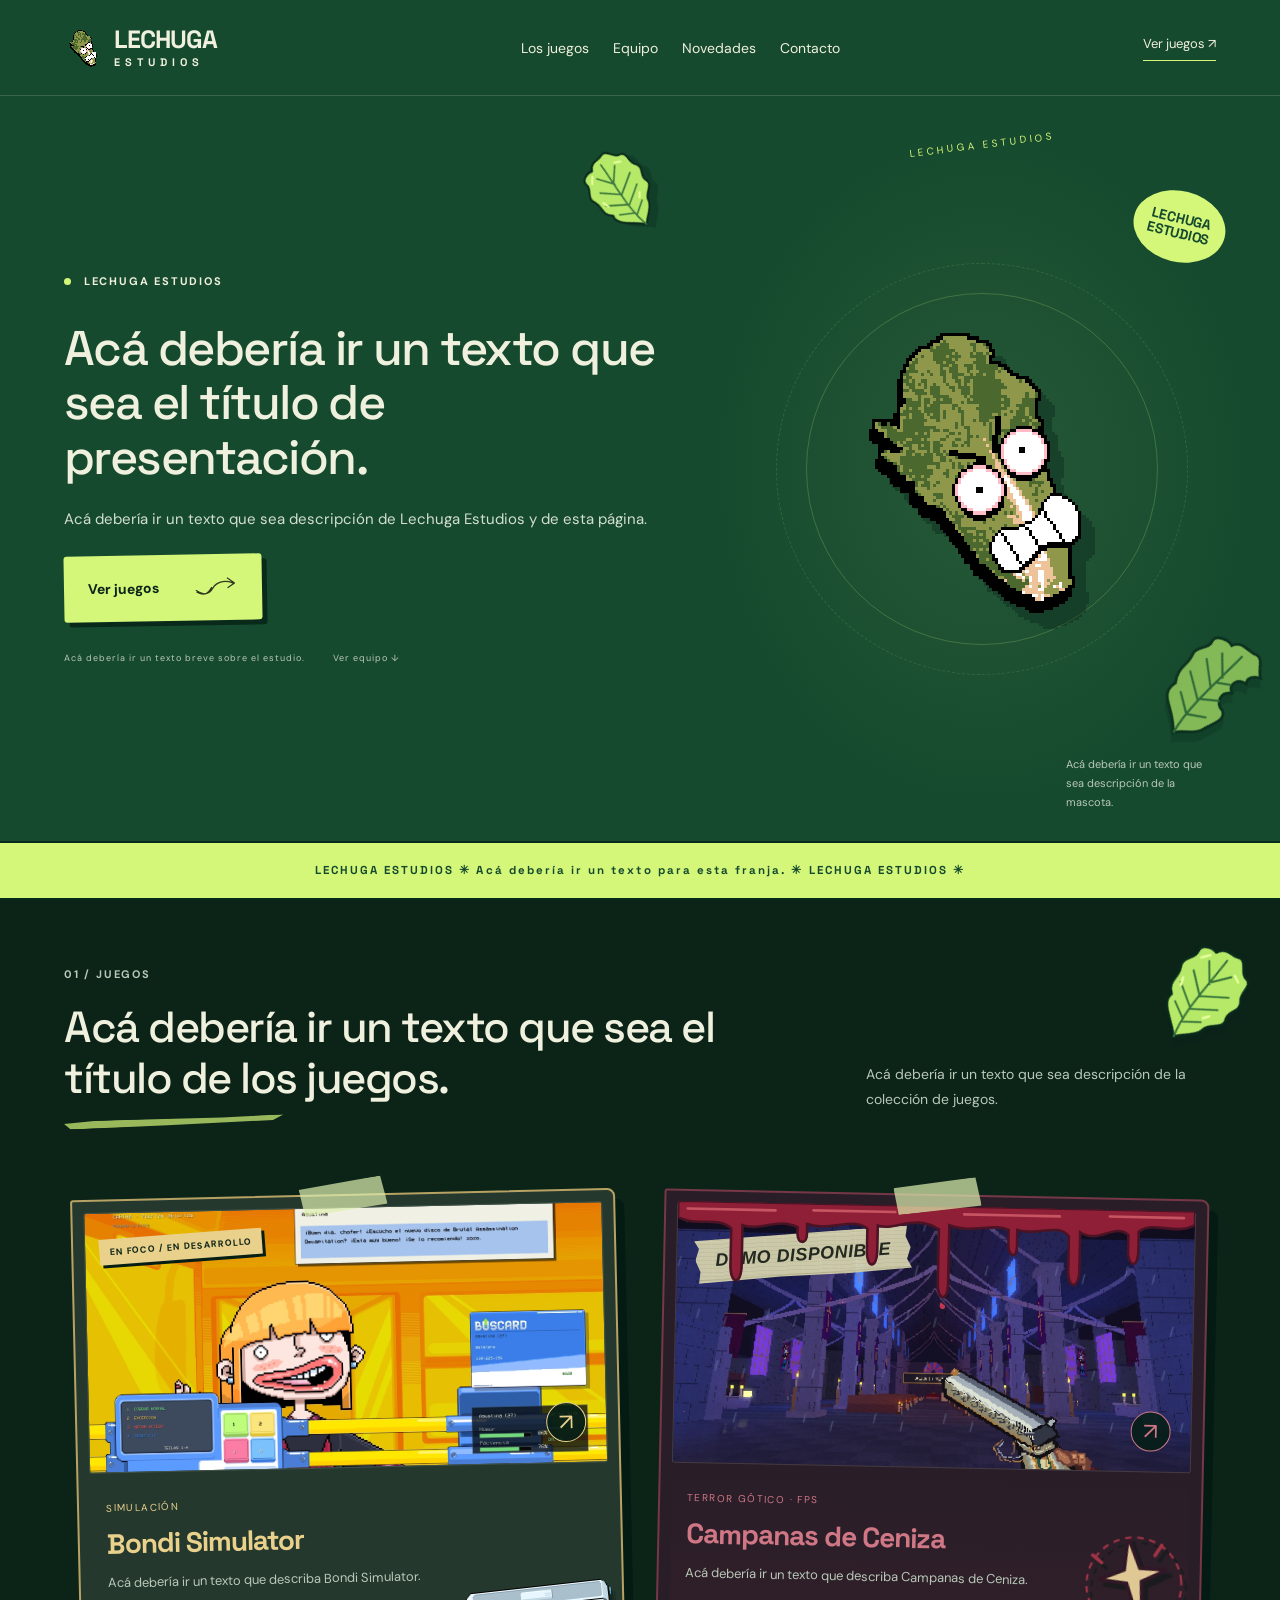
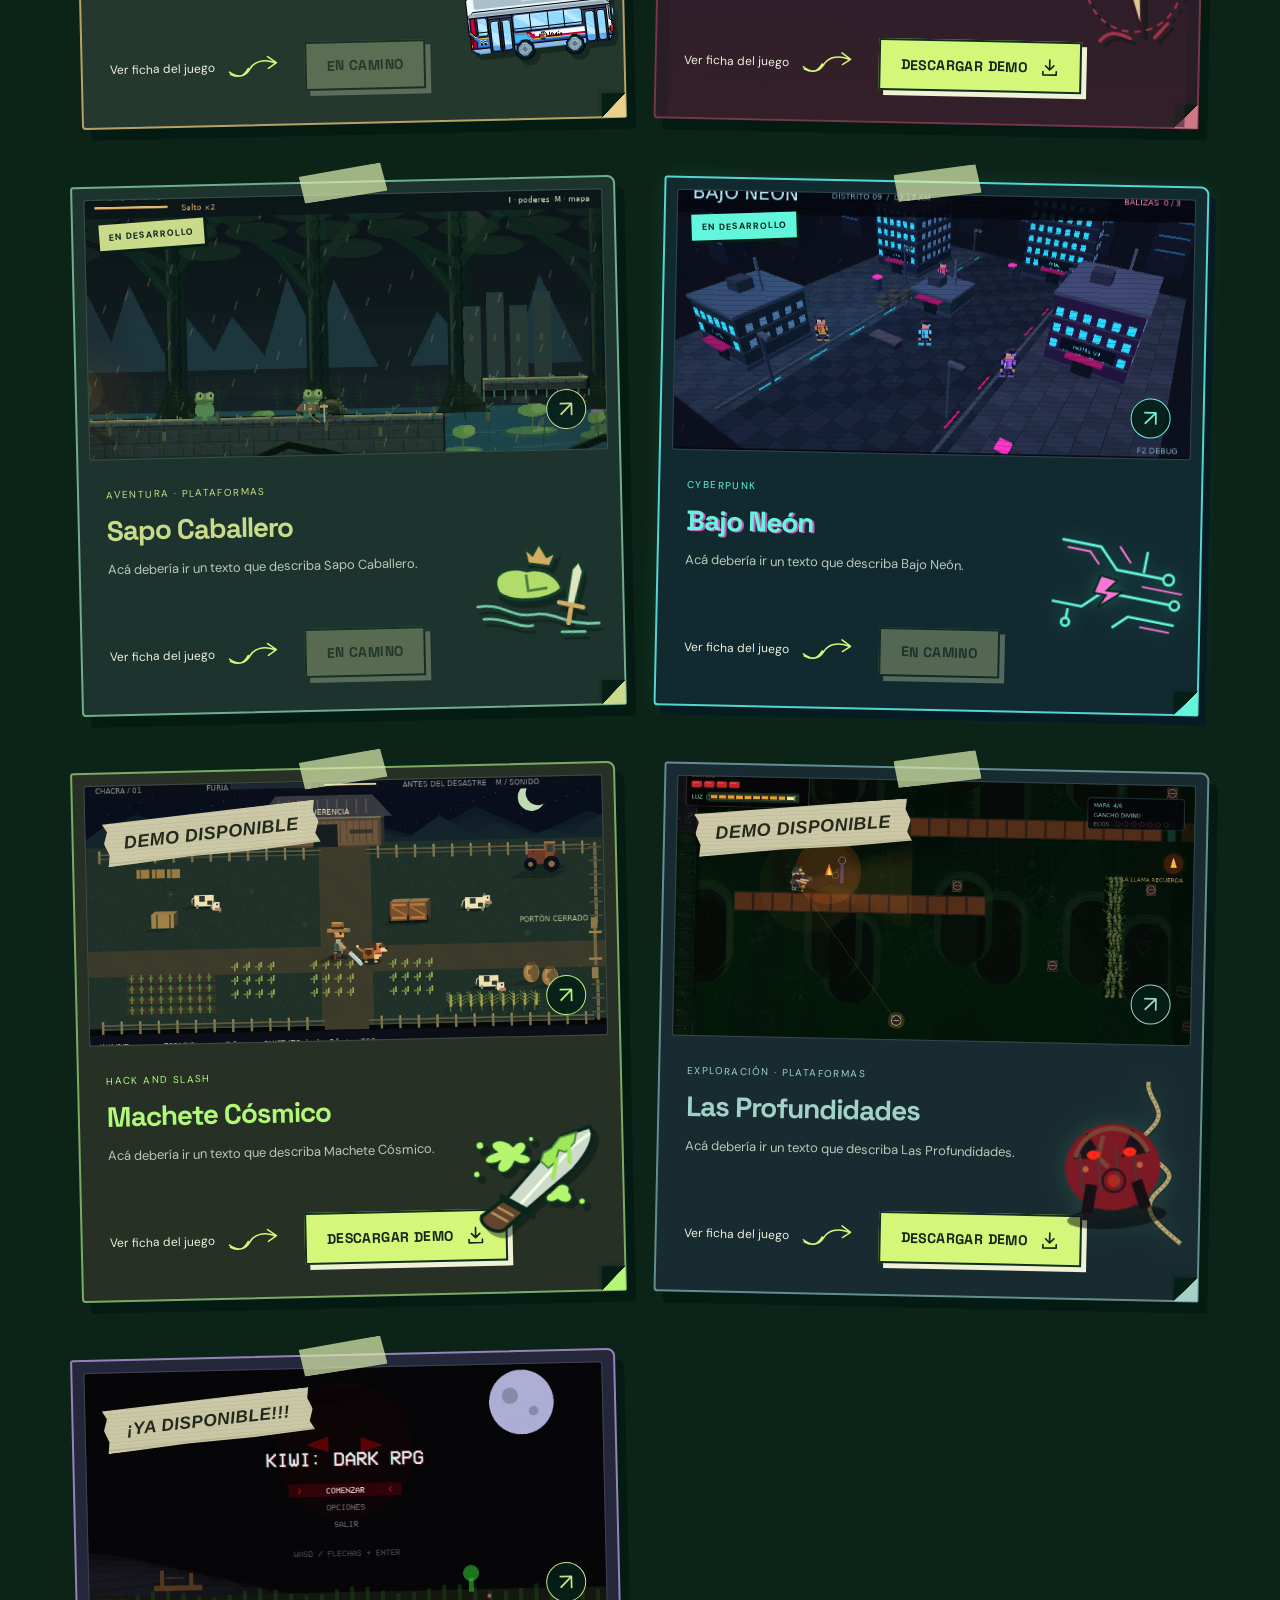
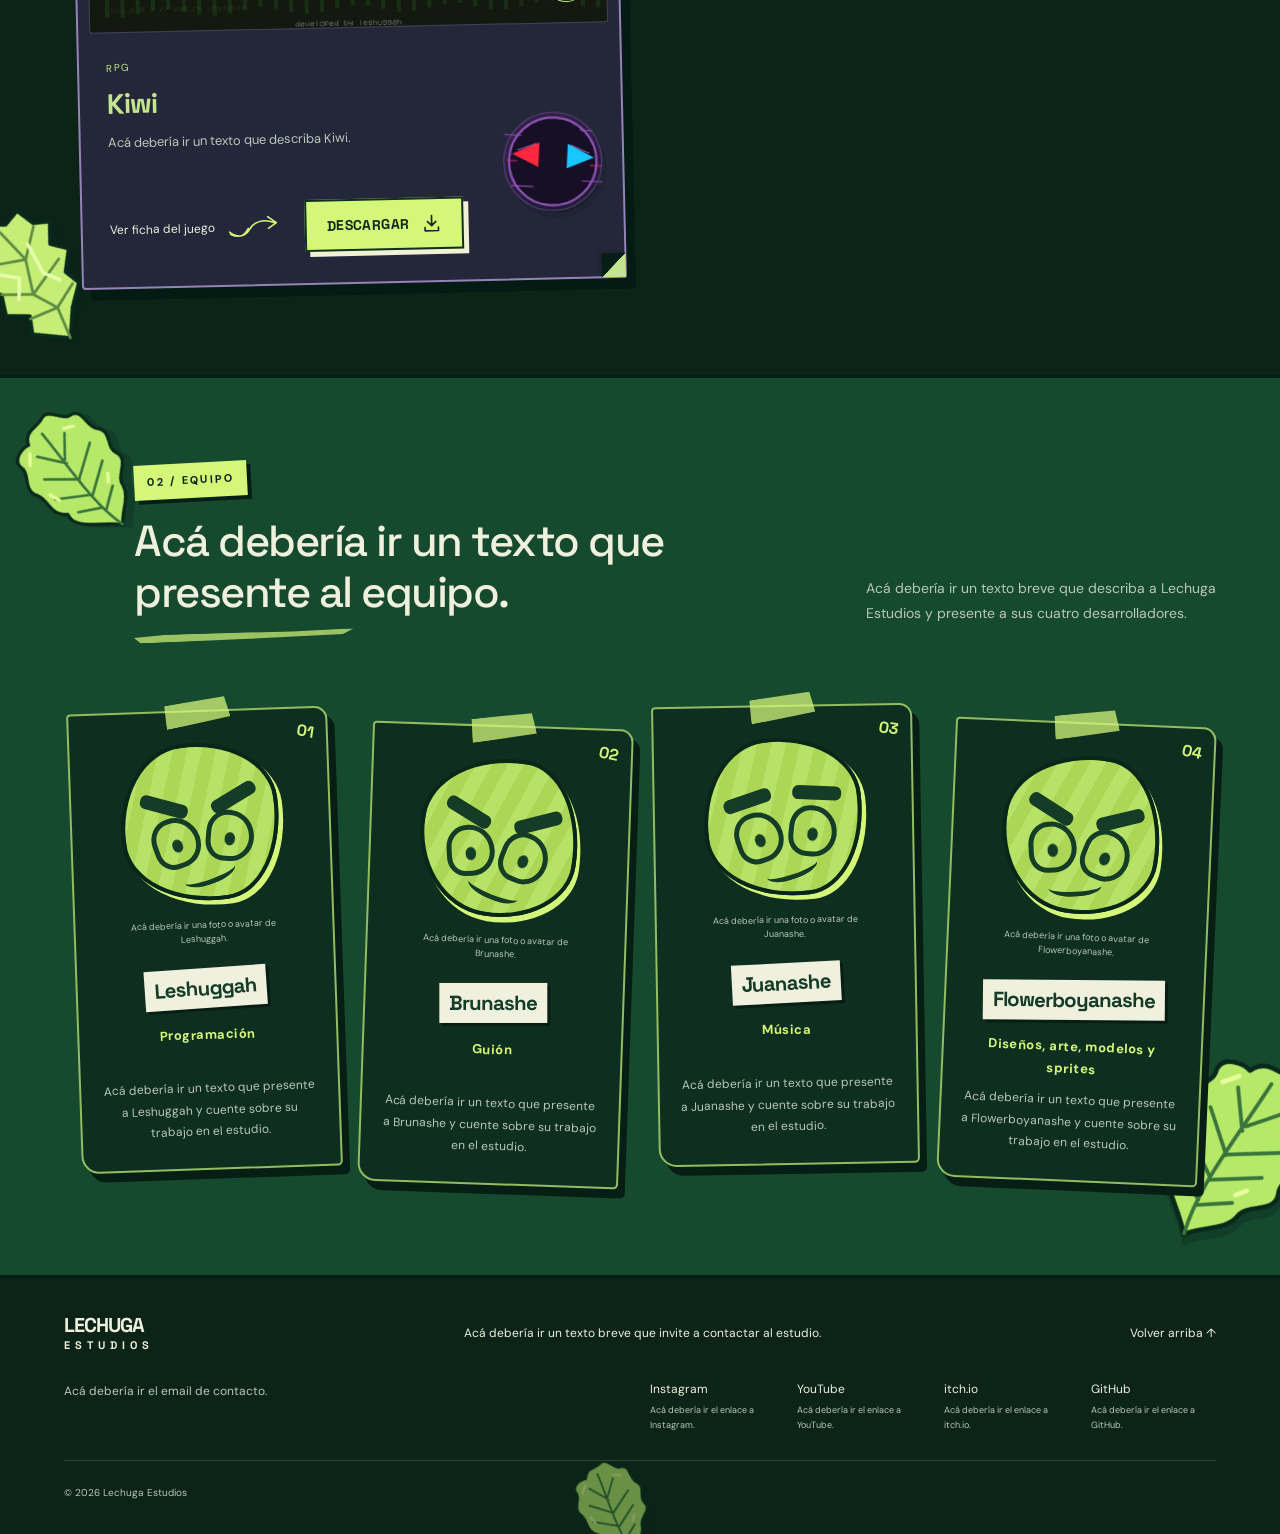
<file: index.html>
<!doctype html>
<html lang="es"><head><meta charset="utf-8"><meta name="viewport" content="width=device-width,initial-scale=1"><meta name="theme-color" content="#164a2e"><meta name="description" content="Acá debería ir un texto que sea descripción de la página de Lechuga Estudios."><title>Lechuga Estudios</title><link rel="icon" href="assets/mascota-pixel.png"><link rel="stylesheet" href="style.css"><link rel="stylesheet" href="responsive.css"><link rel="stylesheet" href="rebel.css"><link rel="stylesheet" href="posters.css?v=20261021-descargas-temas"><link rel="stylesheet" href="hover-preview.css"><link rel="stylesheet" href="download-punk.css?v=20261021-descargas-temas"><link rel="stylesheet" href="explore-extras.css?v=20261021-vampiro-original"><link rel="stylesheet" href="mascot-preview.css?v=20261021-pixel"></head>
<body><header><a class="brand" href="#inicio"><img src="assets/mascota-pixel.png" alt="Mascota de Lechuga Estudios"><span>LECHUGA<small>ESTUDIOS</small></span></a><nav aria-label="Navegación principal"><a href="#juegos">Los juegos</a><a href="#equipo">Equipo</a><a href="novedades.html">Novedades</a><a href="#contacto">Contacto</a></nav><a class="nav-cta" href="#juegos">Ver juegos ↗</a></header>
<main><section id="inicio" class="hero leaf-scene"><img class="lettuce-leaf leaf-hero-one" src="assets/hojita.svg" alt="" aria-hidden="true"><img class="lettuce-leaf leaf-hero-two" src="assets/hojita-mordida.svg" alt="" aria-hidden="true"><div class="hero-copy"><p class="eyebrow"><span class="dot"></span> LECHUGA ESTUDIOS</p><h1>Acá debería ir un texto que sea el título de presentación.</h1><p class="intro">Acá debería ir un texto que sea descripción de Lechuga Estudios y de esta página.</p><a class="button" href="#juegos">Ver juegos <img class="scribble-arrow" src="assets/flecha-garabato.svg" alt="" aria-hidden="true"></a><div class="hero-foot"><span>Acá debería ir un texto breve sobre el estudio.</span><a href="#equipo">Ver equipo ↓</a></div></div><div class="hero-art mascot-play"><div class="orbit-text">LECHUGA ESTUDIOS</div><img class="mascot" src="assets/mascota-pixel.png" alt="La lechuga con cara traviesa que identifica al estudio"><span class="sticker">LECHUGA<br>ESTUDIOS</span><span class="art-caption">Acá debería ir un texto que sea descripción de la mascota.</span></div></section>
<div class="ticker" aria-hidden="true"><span>LECHUGA ESTUDIOS ✳ Acá debería ir un texto para esta franja. ✳ LECHUGA ESTUDIOS ✳</span></div>
<section id="juegos" class="section leaf-scene"><img class="lettuce-leaf leaf-games-one" src="assets/hojita.svg" alt="" aria-hidden="true"><img class="lettuce-leaf leaf-games-two" src="assets/hojita-arrugada.svg" alt="" aria-hidden="true"><div class="section-heading"><div><p class="eyebrow">01 / JUEGOS</p><h2>Acá debería ir un texto que sea el título de los juegos.</h2></div><p>Acá debería ir un texto que sea descripción de la colección de juegos.</p></div><div id="game-grid" class="game-grid"></div></section>




<section id="equipo" class="section team-section leaf-scene" aria-labelledby="team-title"><img class="lettuce-leaf leaf-team-one" src="assets/hojita.svg" alt="" aria-hidden="true"><img class="lettuce-leaf leaf-team-two" src="assets/hojita.svg" alt="" aria-hidden="true">
<div class="section-heading"><div><p class="eyebrow">02 / EQUIPO</p><h2 id="team-title">Acá debería ir un texto que presente al equipo.</h2></div><p>Acá debería ir un texto breve que describa a Lechuga Estudios y presente a sus cuatro desarrolladores.</p></div>
<div class="team-grid"><article class="team-member">
  <span class="team-number" aria-hidden="true">01</span><div class="team-avatar" role="img" aria-label="Espacio para la foto o avatar de Leshuggah"><span class="avatar-doodle" aria-hidden="true"><i class="doodle-brow"></i><i class="doodle-brow second"></i><i class="doodle-mouth"></i></span></div>
  <p class="team-photo-note">Acá debería ir una foto o avatar de Leshuggah.</p>
  <h3>Leshuggah</h3>
  <p class="team-role">Programación</p>
  <p class="team-bio">Acá debería ir un texto que presente a Leshuggah y cuente sobre su trabajo en el estudio.</p>
</article>
<article class="team-member">
  <span class="team-number" aria-hidden="true">02</span><div class="team-avatar" role="img" aria-label="Espacio para la foto o avatar de Brunashe"><span class="avatar-doodle" aria-hidden="true"><i class="doodle-brow"></i><i class="doodle-brow second"></i><i class="doodle-mouth"></i></span></div>
  <p class="team-photo-note">Acá debería ir una foto o avatar de Brunashe.</p>
  <h3>Brunashe</h3>
  <p class="team-role">Guión</p>
  <p class="team-bio">Acá debería ir un texto que presente a Brunashe y cuente sobre su trabajo en el estudio.</p>
</article>
<article class="team-member">
  <span class="team-number" aria-hidden="true">03</span><div class="team-avatar" role="img" aria-label="Espacio para la foto o avatar de Juanashe"><span class="avatar-doodle" aria-hidden="true"><i class="doodle-brow"></i><i class="doodle-brow second"></i><i class="doodle-mouth"></i></span></div>
  <p class="team-photo-note">Acá debería ir una foto o avatar de Juanashe.</p>
  <h3>Juanashe</h3>
  <p class="team-role">Música</p>
  <p class="team-bio">Acá debería ir un texto que presente a Juanashe y cuente sobre su trabajo en el estudio.</p>
</article>
<article class="team-member">
  <span class="team-number" aria-hidden="true">04</span><div class="team-avatar" role="img" aria-label="Espacio para la foto o avatar de Flowerboyanashe"><span class="avatar-doodle" aria-hidden="true"><i class="doodle-brow"></i><i class="doodle-brow second"></i><i class="doodle-mouth"></i></span></div>
  <p class="team-photo-note">Acá debería ir una foto o avatar de Flowerboyanashe.</p>
  <h3>Flowerboyanashe</h3>
  <p class="team-role">Diseños, arte, modelos y sprites</p>
  <p class="team-bio">Acá debería ir un texto que presente a Flowerboyanashe y cuente sobre su trabajo en el estudio.</p>
</article></div>
</section></main>
<footer id="contacto" class="compact-footer leaf-scene"><img class="lettuce-leaf leaf-footer" src="assets/hojita.svg" alt="" aria-hidden="true"><div class="footer-top"><a class="brand" href="#inicio">LECHUGA<small>ESTUDIOS</small></a><p>Acá debería ir un texto breve que invite a contactar al estudio.</p><a href="#inicio">Volver arriba ↑</a></div><div class="footer-contact"><div id="email-slot"></div><div id="socials" class="footer-socials"></div></div><small>© <span id="year"></span> Lechuga Estudios</small></footer>
<script src="games.js?v=20261021-campanas-release"></script><script src="content.js"></script><script src="app.js?v=20261021-descargas-temas"></script><script src="hover-preview.js"></script><script src="download-punk.js?v=20261021-demo-labels"></script></body></html>
</file>
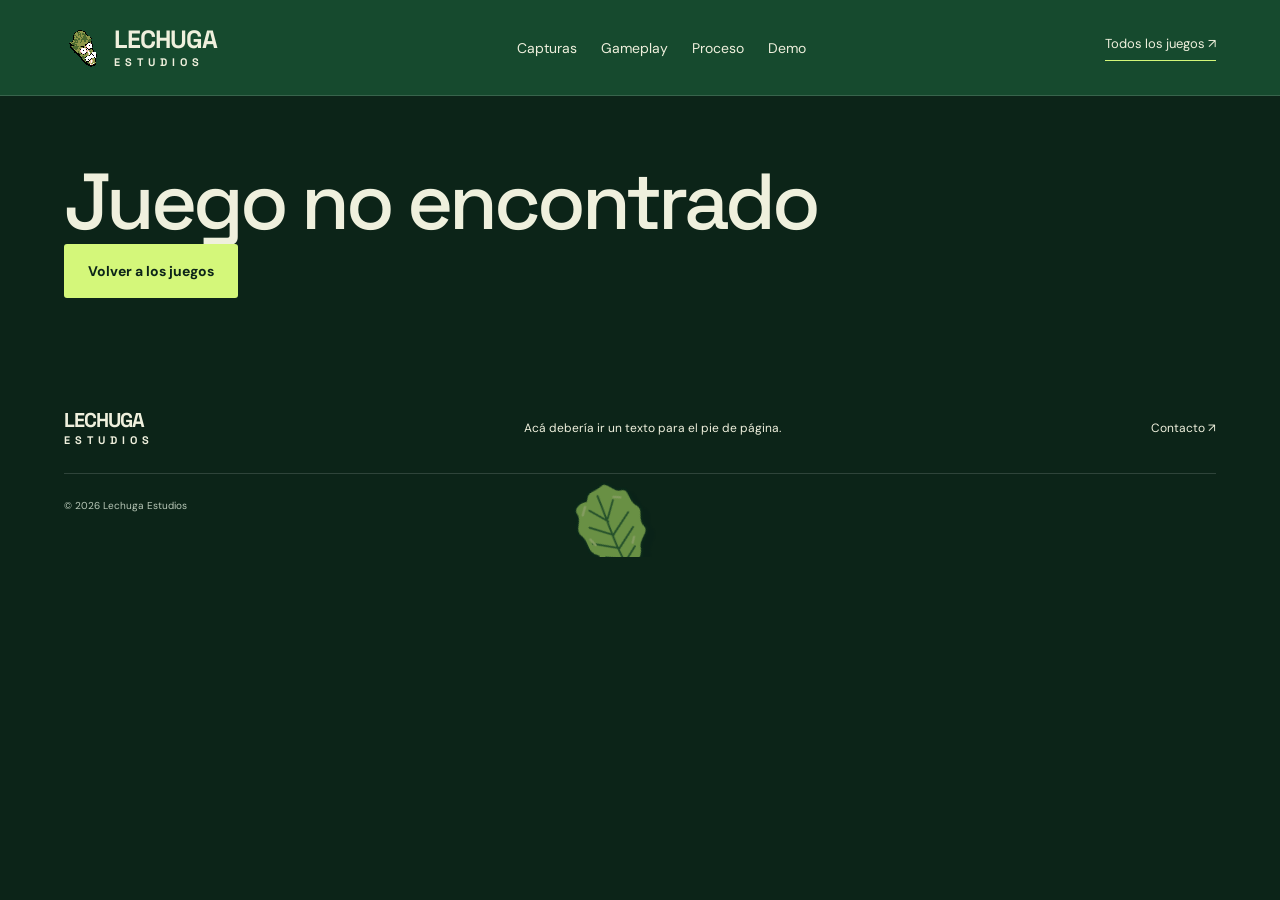
<file: game.html>
<!doctype html><html lang="es"><head><meta charset="utf-8"><meta name="viewport" content="width=device-width,initial-scale=1"><meta name="theme-color" content="#164a2e"><title>Juego — Lechuga Estudios</title><link rel="icon" href="assets/mascota-pixel.png"><link rel="stylesheet" href="style.css"><link rel="stylesheet" href="responsive.css"><link rel="stylesheet" href="rebel.css"><link rel="stylesheet" href="posters.css?v=20261021-descargas-temas"><link rel="stylesheet" href="game-themes.css"><link rel="stylesheet" href="gameplay.css"><link rel="stylesheet" href="download-punk.css?v=20261021-descargas-temas"><link rel="stylesheet" href="explore-extras.css?v=20261021-vampiro-original"><link rel="stylesheet" href="mascot-preview.css?v=20261021-pixel"></head><body>
<header><a class="brand" href="index.html"><img src="assets/mascota-pixel.png" alt="Mascota de Lechuga Estudios"><span>LECHUGA<small>ESTUDIOS</small></span></a><nav aria-label="Navegación del juego"><a href="#capturas">Capturas</a><a href="#gameplay">Gameplay</a><a href="#proceso">Proceso</a><a href="#demo">Demo</a></nav><a class="nav-cta" href="index.html#juegos">Todos los juegos ↗</a></header>
<main id="game-main"><section class="game-hero section"><a class="back-link" href="index.html#juegos">← Volver a los juegos</a><p class="eyebrow">LECHUGA ESTUDIOS / <span id="game-genre"></span></p><h1 id="game-title"></h1><p id="game-description" class="intro"></p><a class="button" href="#capturas">Ver capturas ↓</a><img id="game-cover" class="detail-cover" alt=""></section>
<section class="section game-about"><div><p class="eyebrow">01 / EL JUEGO</p><h2>Acá debería ir un texto que presente este juego.</h2><p id="game-details"></p></div><aside class="status-panel"><span class="genre">ESTADO DEL PROYECTO</span><p id="game-status"></p><span class="genre">GÉNERO</span><p id="genre-detail"></p><span class="genre">LECHUGA ESTUDIOS</span></aside></section>
<section id="capturas" class="section gallery-section"><div class="section-heading"><div><p class="eyebrow">02 / CAPTURAS</p><h2>Acá debería ir un texto que presente las capturas del juego.</h2></div><p>Acá debería ir un texto que describa lo que se ve en estas capturas.</p></div><div id="detail-shots" class="shots"></div></section>
<section id="gameplay" class="section"><div class="section-heading"><div><p class="eyebrow">03 / GAMEPLAY</p><h2>Acá debería ir un texto que presente el gameplay.</h2></div><p>Acá debería ir un texto que describa el video y lo que muestra del juego.</p></div><div id="game-video"></div></section>
<section id="proceso" class="section process-section"><div class="section-heading"><div><p class="eyebrow">04 / PROCESO</p><h2>Acá debería ir un texto que presente los bocetos y personajes de este juego.</h2></div><p>Acá debería ir un texto que describa el proceso creativo de este juego.</p></div><div id="process-grid" class="process-grid"></div><div class="sketch-placeholder"><span>✳</span><p>Acá debería ir un boceto acompañado de un texto que cuente cómo se creó.</p></div></section><section id="demo" class="section demo-section"><div><p class="eyebrow">05 / DEMO</p><h2>Acá debería ir un texto que invite a probar la demo.</h2><p>Acá debería ir un texto que explique qué incluye la demo, sus controles y sus requisitos.</p></div><div class="demo-panel"><div id="demo-link"></div><p>Acá debería ir un texto que indique la versión y la plataforma de la demo.</p></div></section>
<section class="section"><div class="section-heading"><div><p class="eyebrow">06 / OTROS JUEGOS</p><h2>Acá debería ir un texto que presente otros juegos del estudio.</h2></div></div><div id="other-games" class="other-games"></div></section></main>
<footer class="leaf-scene"><img class="lettuce-leaf leaf-footer" src="assets/hojita.svg" alt="" aria-hidden="true"><a class="brand" href="index.html">LECHUGA<small>ESTUDIOS</small></a><p>Acá debería ir un texto para el pie de página.</p><a href="index.html#contacto">Contacto ↗</a><small>© <span id="year"></span> Lechuga Estudios</small></footer>
<dialog id="viewer" aria-label="Visor de capturas"><div class="viewer-top"><div><p id="viewer-game"></p><h3 id="viewer-title"></h3></div><button id="close" aria-label="Cerrar galería">✕</button></div><div class="viewer-image"><button id="prev" aria-label="Captura anterior">←</button><img id="large" alt=""><button id="next" aria-label="Captura siguiente">→</button></div><div class="viewer-bottom"><span id="position"></span><span>← → para recorrer · Esc para cerrar</span></div></dialog><script src="games.js?v=20261021-campanas-release"></script><script src="content.js"></script><script src="game.js?v=20261021-descargas-temas"></script><script src="download-punk.js?v=20261021-demo-labels"></script><script src="explore-extras.js?v=20261021-vampiro-original"></script></body></html>
</file>
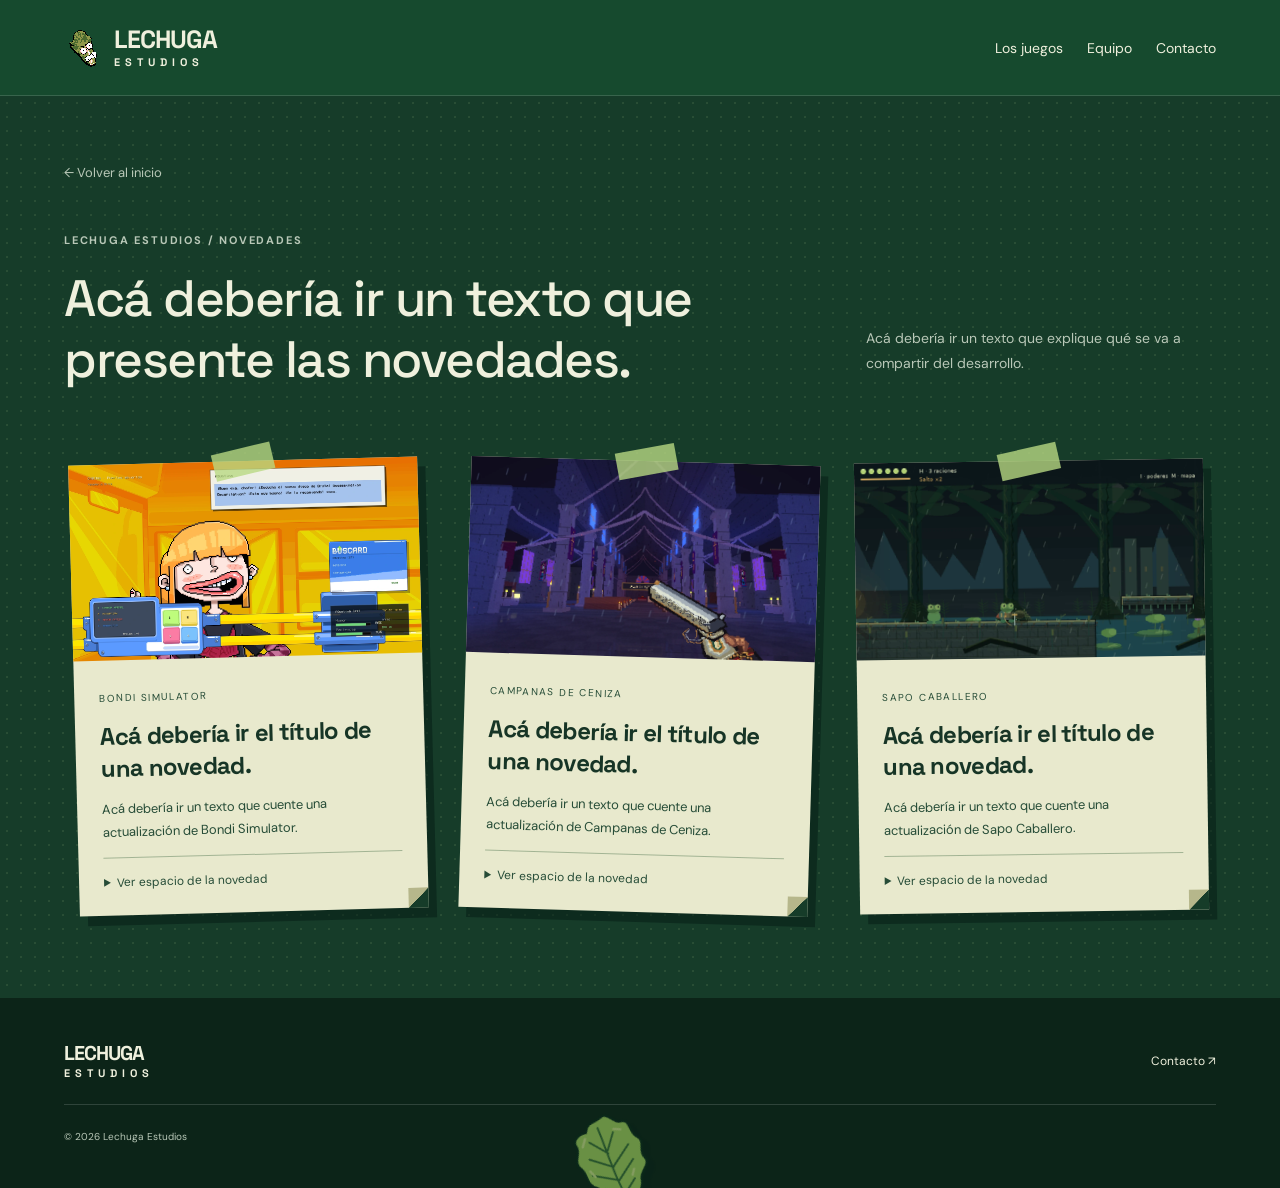
<file: novedades.html>
<!doctype html><html lang="es"><head><meta charset="utf-8"><meta name="viewport" content="width=device-width,initial-scale=1"><meta name="theme-color" content="#164a2e"><title>Novedades — Lechuga Estudios</title><link rel="icon" href="assets/mascota-pixel.png"><link rel="stylesheet" href="style.css"><link rel="stylesheet" href="responsive.css"><link rel="stylesheet" href="rebel.css"><link rel="stylesheet" href="posters.css"><link rel="stylesheet" href="mascot-preview.css?v=20261021-pixel"></head><body><header><a class="brand" href="index.html"><img src="assets/mascota-pixel.png" alt="Mascota de Lechuga Estudios"><span>LECHUGA<small>ESTUDIOS</small></span></a><nav aria-label="Navegación principal"><a href="index.html#juegos">Los juegos</a><a href="index.html#equipo">Equipo</a><a href="index.html#contacto">Contacto</a></nav></header><main><section class="section news-section noticeboard"><a class="back-link" href="index.html">← Volver al inicio</a><div class="section-heading"><div><p class="eyebrow">LECHUGA ESTUDIOS / NOVEDADES</p><h1>Acá debería ir un texto que presente las novedades.</h1></div><p>Acá debería ir un texto que explique qué se va a compartir del desarrollo.</p></div><div id="news-grid" class="news-grid"></div></section></main><footer class="leaf-scene"><img class="lettuce-leaf leaf-footer" src="assets/hojita.svg" alt="" aria-hidden="true"><a class="brand" href="index.html">LECHUGA<small>ESTUDIOS</small></a><a href="index.html#contacto">Contacto ↗</a><small>© <span id="year"></span> Lechuga Estudios</small></footer><script src="games.js"></script><script src="news.js"></script></body></html>
</file>
<file: style.css>
@import url('https://fonts.googleapis.com/css2?family=DM+Sans:wght@400;500;600;700&family=Space+Grotesk:wght@400;500;600;700&display=swap');
:root{--dark:#0c2418;--green:#164a2e;--lime:#d4f77a;--cream:#eff0dd;--muted:#b9c8b8}*{box-sizing:border-box}html{scroll-behavior:smooth;scroll-padding-top:95px}body{margin:0;background:var(--dark);color:var(--cream);font-family:'DM Sans',sans-serif}a{color:inherit;text-decoration:none}button{font:inherit;cursor:pointer}button,a{-webkit-tap-highlight-color:transparent}a:focus-visible,button:focus-visible{outline:3px solid var(--lime);outline-offset:5px}header{height:96px;display:flex;align-items:center;justify-content:space-between;padding:0 5%;border-bottom:1px solid #ffffff25;background:var(--green)}.brand{font-family:'Space Grotesk',sans-serif;font-size:25px;font-weight:700;line-height:1;display:flex;align-items:center;gap:10px;letter-spacing:-1px}.brand img{width:40px;height:52px;object-fit:cover;border-radius:50%}.brand small{display:block;font-size:11px;letter-spacing:5px;margin-top:5px}.brand span{display:block}nav{display:flex;gap:32px;font-size:14px}nav a:hover,.text-link:hover{color:var(--lime)}.nav-cta{font-size:13px;border-bottom:1px solid var(--lime);padding-bottom:8px}.hero{display:grid;grid-template-columns:1.15fr 1fr;min-height:660px;background:var(--green);overflow:hidden}.hero-copy{padding:70px 0 40px 9%}.eyebrow{font-size:11px;letter-spacing:1.8px;font-weight:700;margin:0 0 30px;line-height:1.7}.dot{display:inline-block;width:7px;height:7px;background:var(--lime);border-radius:50%;margin-right:8px}h1,h2,h3{font-family:'Space Grotesk',sans-serif;font-weight:500;margin:0;letter-spacing:-4px}h1{font-size:clamp(58px,6.2vw,94px);line-height:1.04}em{color:var(--lime);font-style:normal}.intro{color:#d3dfcf;line-height:1.8;font-size:17px;margin:30px 0}.button{display:inline-flex;align-items:center;gap:35px;padding:18px 24px;background:var(--lime);color:var(--dark);border:0;border-radius:3px;font-weight:700;font-size:14px}.button:hover{background:#e4ffa6}.button span{font-size:24px;line-height:1}.hero-foot{margin-top:64px;display:flex;gap:28px;font-size:9px;letter-spacing:1px;color:var(--muted)}.hero-art{position:relative;display:flex;align-items:center;justify-content:center;background:radial-gradient(ellipse at center,#43774855,transparent 65%)}.hero-art:before{content:'';position:absolute;width:470px;height:470px;border:1px solid #c8ed8138;border-radius:50%}.hero-art:after{content:'';position:absolute;width:540px;height:540px;border:1px dashed #c8ed8125;border-radius:50%;pointer-events:none}.mascot{width:290px;height:430px;object-fit:cover;border-radius:48% 48% 44% 44%;transform:rotate(9deg);box-shadow:25px 28px 0 #061c1844}.orbit-text{position:absolute;top:66px;font-size:10px;letter-spacing:3px;color:var(--lime);transform:rotate(-7deg)}.sticker{position:absolute;right:9%;top:145px;background:var(--lime);color:var(--green);font-family:'Space Grotesk',sans-serif;font-size:18px;font-weight:700;text-align:center;line-height:1.1;padding:24px 16px;border-radius:50%;transform:rotate(14deg)}.art-caption{position:absolute;right:9%;bottom:42px;font-size:11px;line-height:1.7;color:var(--muted)}.ticker{background:var(--lime);color:var(--green);padding:17px 0;overflow:hidden;white-space:nowrap;font:700 15px 'Space Grotesk',sans-serif;letter-spacing:3px}.ticker span{display:block;text-align:center}.section{padding:95px 5%}.section-heading{display:flex;justify-content:space-between;align-items:flex-end;margin-bottom:48px}.section-heading .eyebrow{color:var(--muted);margin-bottom:18px}h2{font-size:clamp(42px,4.5vw,64px);line-height:1.05;letter-spacing:-2.8px}.section-heading>p{font-size:14px;line-height:1.8;color:var(--muted);max-width:350px}.game-grid{display:grid;grid-template-columns:repeat(2,1fr);gap:50px 28px}.game-card:first-child{grid-column:1/-1;display:grid;grid-template-columns:1.55fr 1fr;background:#153c27}.game-card:first-child .game-info{padding:45px;display:flex;flex-direction:column;justify-content:center}.game-cover{position:relative;display:block;overflow:hidden;width:100%;padding:0;border:0;background:#16291d;color:white;text-align:left}.game-cover img{width:100%;aspect-ratio:16/9;object-fit:cover;display:block;transition:transform .5s}.game-cover:hover img{transform:scale(1.035)}.image-label{position:absolute;left:20px;top:20px;background:#081b15dd;padding:7px 10px;letter-spacing:1px;font-size:9px}.image-arrow{position:absolute;right:20px;bottom:20px;border:1px solid #ffffff80;border-radius:50%;width:40px;height:40px;display:grid;place-items:center;background:#0c241880;font-size:23px}.game-info{padding-top:24px}.genre{color:var(--lime);font-size:10px;letter-spacing:1.4px;text-transform:uppercase}.game-info h3{font-size:34px;letter-spacing:-1px;margin:12px 0}.game-info p{font-size:14px;line-height:1.8;color:var(--muted);max-width:500px}.open-game{background:none;color:var(--cream);padding:13px 0;border:0;border-bottom:1px solid #668168;font-size:12px;align-self:flex-start}.open-game:hover{color:var(--lime)}.gallery-section{background:#153c27}.filters{display:flex;gap:9px;flex-wrap:wrap}.filters button{border:1px solid #678569;background:none;color:var(--cream);border-radius:30px;padding:11px 18px;font-size:12px}.filters button.active{background:var(--lime);border-color:var(--lime);color:var(--dark)}.gallery-count{font-size:11px;color:var(--muted);margin:24px 0}.shots{display:grid;grid-template-columns:repeat(3,1fr);gap:24px}.shot{background:transparent;border:0;padding:0;color:var(--cream);text-align:left}.shot img{width:100%;aspect-ratio:16/9;object-fit:cover;display:block;transition:filter .2s}.shot:hover img{filter:brightness(1.15)}.shot span{display:block;font-size:13px;padding:12px 0 5px}.shot small{color:var(--muted);font-size:10px}.secondary{margin:40px auto 0;display:flex;background:transparent;color:var(--cream);border:1px solid #6b8c70}.secondary:hover{color:var(--dark)}[hidden]{display:none!important}.studio{display:grid;grid-template-columns:1.5fr 1fr;gap:70px;background:var(--cream);color:var(--green)}.studio em{color:#4b791b}.studio p:not(.eyebrow){max-width:540px;line-height:1.85;font-size:15px}.text-link{display:inline-block;border-bottom:1px solid #557b37;padding:16px 0;font-size:13px}.studio-mark{display:flex;flex-direction:column;align-items:center;justify-content:center;text-align:center}.studio-mark img{height:160px;width:110px;object-fit:cover;mix-blend-mode:multiply;transform:rotate(-10deg)}.studio-mark strong{font-family:'Space Grotesk',sans-serif;font-size:42px;line-height:.95;letter-spacing:-2px;margin:15px 0}.studio-mark span{font-size:11px;letter-spacing:1px}footer{padding:45px 5%;display:flex;align-items:center;justify-content:space-between;gap:25px;flex-wrap:wrap}footer .brand{display:block;font-size:20px}footer p,footer>a:not(.brand){font-size:12px}footer>small{width:100%;font-size:10px;color:var(--muted);border-top:1px solid #ffffff25;padding-top:25px}dialog{width:min(1200px,95vw);max-height:94vh;border:1px solid #728d60;padding:24px;background:var(--dark);color:var(--cream)}dialog::backdrop{background:#021008ee;backdrop-filter:blur(10px)}.viewer-top,.viewer-bottom{display:flex;justify-content:space-between;align-items:center;gap:15px}.viewer-top p{font-size:10px;color:var(--lime);text-transform:uppercase;letter-spacing:1px;margin:0 0 6px}.viewer-top h3{font-size:24px;letter-spacing:-.5px}.viewer-top button,.viewer-image button{border:1px solid #62805c;background:var(--dark);color:var(--cream);width:40px;height:40px;flex-shrink:0;font-size:20px}.viewer-image{display:flex;align-items:center;gap:16px;margin:25px 0}.viewer-image img{width:calc(100% - 112px);max-height:68vh;object-fit:contain}.viewer-bottom{font-size:11px;color:var(--muted)}body.modal-open{overflow:hidden}@media(min-width:1600px){main,header,footer{max-width:1800px;margin:auto}}@media(max-width:800px){header{height:80px}.nav-cta{display:none}nav{gap:16px;font-size:12px}.brand{font-size:20px}.brand img{width:30px;height:40px}.hero{grid-template-columns:1fr}.hero-copy{padding:50px 6% 20px}h1{font-size:64px}.hero-foot{margin-top:35px}.hero-art{height:420px}.mascot{height:310px;width:210px}.hero-art:before{width:340px;height:340px}.hero-art:after{width:390px;height:390px}.orbit-text{top:25px;font-size:8px}.sticker{top:60px;right:16%;font-size:14px;padding:20px 14px}.art-caption{bottom:20px}.section{padding:60px 6%}.section-heading{display:block;margin-bottom:30px}.section-heading>p{margin-top:25px}.game-card:first-child{display:block}.game-card:first-child .game-info{padding:25px}.game-grid{gap:35px 20px}.game-info h3{font-size:26px}.shots{grid-template-columns:repeat(2,1fr);gap:20px 12px}.studio{grid-template-columns:1fr;gap:40px}.viewer-image{gap:5px}.viewer-image img{width:calc(100% - 80px)}.viewer-image button{width:35px}.viewer-bottom span:last-child{display:none}}@media(max-width:480px){h1{font-size:54px;letter-spacing:-3px}.hero-foot{font-size:8px;gap:14px}.hero-copy .eyebrow{font-size:9px}.game-grid{grid-template-columns:1fr}.shots{grid-template-columns:1fr}.filters button{padding:9px 12px;font-size:11px}nav{gap:12px}.brand small{font-size:9px;letter-spacing:3px}.intro{font-size:15px}dialog{padding:14px}.studio-mark strong{font-size:36px}}@media(prefers-reduced-motion:reduce){html{scroll-behavior:auto}*{transition:none!important}}
/* Fichas de juegos y nuevas secciones */
.section-heading>div{max-width:65%}.section-heading h2{font-size:clamp(32px,3.4vw,50px);line-height:1.16}.hero h1{font-size:clamp(40px,4.6vw,68px);max-width:740px}.hero-foot{max-width:90%;line-height:1.6}.art-caption{max-width:170px}.studio h2{font-size:clamp(32px,3.5vw,48px);line-height:1.18}header nav{gap:22px}.video-grid{display:grid;grid-template-columns:repeat(3,minmax(0,1fr));gap:32px 24px}.video-placeholder{aspect-ratio:16/9;display:flex;flex-direction:column;justify-content:center;align-items:center;gap:16px;padding:25px;text-align:center;background-size:cover;background-position:center;border:1px solid #73956a50;color:var(--muted);font-size:12px}.play-mark{font-size:42px;border:1px solid #9fc38480;border-radius:50%;width:70px;height:70px;display:grid;place-items:center;color:var(--lime);padding-left:5px}.video-card h3{font-size:23px;letter-spacing:-.7px;margin-top:18px}.video-card>p{color:var(--muted);font-size:13px;line-height:1.8}.news-section{background:#153c27}.news-grid{display:grid;grid-template-columns:repeat(3,minmax(0,1fr));gap:24px}.news-card{border:1px solid #68826555}.news-card>img{width:100%;aspect-ratio:16/9;object-fit:cover;display:block}.news-card>div{padding:25px}.news-card h3{font-size:24px;letter-spacing:-.7px;line-height:1.3;margin:14px 0}.news-card p{font-size:13px;line-height:1.8;color:var(--muted)}details{border-top:1px solid #67856966;padding-top:16px;font-size:12px}summary{cursor:pointer;color:var(--lime)}.process-grid{display:grid;grid-template-columns:repeat(3,minmax(0,1fr));gap:24px}.process-card{background:#153c27;border:1px solid #73956a50;color:var(--cream);padding:0;text-align:left}.process-card img{width:100%;height:240px;object-fit:contain;background:#0b2018;display:block}.process-card span{display:block;margin:18px 20px 10px;font-size:13px;line-height:1.7}.process-card small{display:block;margin:0 20px 20px;color:var(--lime);font-size:10px}.sketch-placeholder{margin-top:28px;border:1px dashed #78996b;padding:25px;display:flex;align-items:center;gap:25px;color:var(--muted);font-size:13px}.sketch-placeholder>span{font-size:40px;color:var(--lime)}.contact-section{background:var(--green)}.contact-layout{display:grid;grid-template-columns:1fr 1fr;gap:60px}.contact-card{padding:30px;border:1px solid #77996b}.contact-card p{line-height:1.8;font-size:15px}.pending{font-size:12px;color:var(--muted);display:block;line-height:1.8}.social-row{display:flex;align-items:center;justify-content:space-between;gap:25px;padding:22px 0;border-bottom:1px solid #89a78066}.social-row>span{font-family:'Space Grotesk',sans-serif;font-size:22px}.social-row small{color:var(--muted);font-size:11px;max-width:220px;line-height:1.6}.game-hero{background:var(--green);padding-top:40px}.back-link{display:inline-block;margin-bottom:50px;color:var(--muted);font-size:13px}.game-hero h1{font-size:clamp(42px,7vw,90px)}.game-hero .intro{max-width:680px}.detail-cover{width:100%;max-height:650px;object-fit:cover;display:block;margin-top:45px;aspect-ratio:16/9}.game-about{display:grid;grid-template-columns:1.5fr 1fr;gap:70px}.game-about h2{font-size:clamp(32px,4vw,52px);line-height:1.15}.game-about p{color:var(--muted);font-size:15px;line-height:1.9}.status-panel{padding:30px;border:1px solid #68826566;align-self:start}.big-video{max-width:1000px;margin:auto;font-size:15px}.game-video{display:block;width:100%;max-width:1000px;margin:auto}.demo-section{display:grid;grid-template-columns:1.5fr 1fr;gap:50px;background:#153c27}.demo-section h2{font-size:clamp(32px,4vw,52px);line-height:1.15}.demo-section p{font-size:14px;line-height:1.8;color:var(--muted)}.demo-panel{border:1px solid #68826566;padding:30px;align-self:center}.button:disabled{background:#466142;color:#bccbb5;cursor:default}.other-games{display:grid;grid-template-columns:repeat(4,minmax(0,1fr));gap:22px}.other-card img{width:100%;aspect-ratio:16/9;object-fit:cover;display:block}.other-card h3{font-size:21px;letter-spacing:-.6px;margin:16px 0 8px}.other-card span{font-size:10px;color:var(--muted)}@media(max-width:1000px){header nav{gap:14px;font-size:12px}.nav-cta{display:none}.video-grid{grid-template-columns:repeat(2,minmax(0,1fr))}.news-grid{grid-template-columns:1fr}.news-card{display:grid;grid-template-columns:1fr 1fr}.news-card>img{height:100%}.other-games{grid-template-columns:repeat(2,minmax(0,1fr))}}@media(max-width:800px){.section-heading>div{max-width:100%}.hero h1{font-size:48px;letter-spacing:-2px}.game-about,.demo-section,.contact-layout{grid-template-columns:1fr;gap:35px}.process-grid{grid-template-columns:1fr}.process-card img{height:280px}.process-card span{font-size:14px}.game-hero h1{letter-spacing:-2px}.section-heading h2{font-size:38px}.contact-layout{gap:25px}header{height:auto;min-height:80px;flex-wrap:wrap;padding-top:15px;padding-bottom:15px;gap:18px}header nav{flex-wrap:wrap;justify-content:center}.news-card{display:block}.news-card>img{height:auto}.hero-art{height:440px}.art-caption{max-width:140px}}@media(max-width:480px){header nav{width:100%;justify-content:space-between;font-size:11px;gap:8px}.video-grid{grid-template-columns:1fr}.section-heading h2{font-size:32px}.hero h1{font-size:40px}.other-games{grid-template-columns:1fr}.social-row{gap:15px}.social-row>span{font-size:19px}.social-row small{max-width:150px}.game-hero{padding-top:30px}.game-hero h1{font-size:46px}.hero-foot{flex-wrap:wrap}.contact-card,.demo-panel{padding:23px}}

/* Equipo: retratos circulares, nombre y rol, como en Cacique Pelayo. */
.team-section{background:#153c27}
.team-grid{display:grid;grid-template-columns:repeat(4,minmax(0,1fr));gap:30px}
.team-member{text-align:center;padding:12px 0}
.team-avatar{width:180px;height:180px;margin:0 auto 16px;border-radius:50%;border:4px solid var(--lime);box-shadow:0 16px 34px #06150e55;background:radial-gradient(circle at 50% 36%,#cfe1bb 0 18%,transparent 18.6%),radial-gradient(ellipse at 50% 102%,#cfe1bb 0 36%,transparent 36.6%),linear-gradient(135deg,#226c42,#103b29);overflow:hidden}
.team-avatar img{display:block;width:100%;height:100%;object-fit:cover}
.team-photo-note{font-size:10px;line-height:1.6;color:var(--muted);max-width:210px;min-height:32px;margin:0 auto 20px}
.team-member h3{font-size:clamp(20px,2vw,27px);letter-spacing:-.8px;overflow-wrap:anywhere}
.team-role{font-size:13px;line-height:1.7;color:var(--lime);margin:12px 0;min-height:44px}
.team-bio{font-size:12px;line-height:1.8;color:var(--muted);max-width:245px;margin:0 auto}
@media(max-width:1100px){header nav{gap:14px;font-size:12px}.nav-cta{display:none}.team-grid{gap:24px}.team-avatar{width:155px;height:155px}}
@media(max-width:800px){.team-grid{grid-template-columns:repeat(2,minmax(0,1fr));gap:40px 24px}.team-avatar{width:180px;height:180px}.team-member h3{font-size:25px}header nav{flex-wrap:wrap;row-gap:12px}}
@media(max-width:480px){.team-grid{grid-template-columns:1fr;gap:40px}.team-avatar{width:190px;height:190px}.team-role{min-height:0}.team-photo-note{min-height:0}.team-bio{max-width:280px}header nav{justify-content:center;column-gap:17px;row-gap:12px}}

/* Portada compacta; contenido de cada juego dentro de su ficha. */
.hero{min-height:470px}.hero-copy{padding-top:45px;padding-bottom:30px}.hero h1{font-size:clamp(36px,3.8vw,56px)}.hero .intro{margin:22px 0;font-size:15px}.hero-foot{margin-top:30px}.hero-art .mascot{width:220px;height:325px}.hero-art:before{width:350px;height:350px}.hero-art:after{width:410px;height:410px}.hero-art .orbit-text{top:42px}.hero-art .sticker{top:95px;font-size:14px;padding:20px 15px}.hero-art .art-caption{bottom:30px}.section{padding-top:65px;padding-bottom:65px}.game-grid{gap:35px 24px}.game-card:first-child{grid-column:auto;display:block;background:transparent}.game-card:first-child .game-info{padding:20px 0 0;display:block}.game-info h3{font-size:28px}.game-info p{font-size:13px;margin:12px 0}.game-cover img{aspect-ratio:2/1}.game-card:last-child{max-width:100%}.compact-footer{display:block;padding:35px 5%}.footer-top{display:flex;justify-content:space-between;align-items:center;gap:25px}.footer-top p,.footer-top>a:last-child{font-size:12px}.footer-contact{display:flex;justify-content:space-between;gap:30px;margin:28px 0}.footer-socials{display:flex;gap:22px;flex-wrap:wrap}.footer-social{font-size:12px}.footer-social span{display:block;color:var(--cream);margin-bottom:6px}.footer-social small{color:var(--muted);font-size:9px;display:block;max-width:125px;line-height:1.6}.compact-footer>small{display:block}.news-section h1{font-size:clamp(36px,4vw,56px);line-height:1.15;letter-spacing:-2px}@media(max-width:800px){.hero-art{height:330px}.hero-art .mascot{width:175px;height:260px}.hero-art:before{width:270px;height:270px}.hero-art:after{width:310px;height:310px}.hero-art .orbit-text{top:10px;font-size:7px}.hero-art .sticker{top:45px}.hero-art .art-caption{bottom:15px}.section{padding-top:45px;padding-bottom:45px}.footer-top,.footer-contact{flex-wrap:wrap}.footer-socials{gap:20px}.hero-copy{padding-top:35px}}@media(max-width:480px){.hero h1{font-size:36px}.hero-foot{margin-top:22px}.game-grid{gap:30px}.footer-top{align-items:flex-start}.footer-top p{max-width:180px}.footer-contact{gap:25px}.footer-socials{display:grid;grid-template-columns:repeat(2,1fr);width:100%}}
</file>
<file: responsive.css>
/* Full-width surfaces with fluid content spacing on every page. */
:root{--page-space:clamp(16px,5vw,100px)}
html,body{width:100%;min-width:0}
body{overflow-wrap:break-word}
main,header,footer{width:100%;max-width:none;margin:0}
main{display:block}
header{padding-inline:var(--page-space);gap:24px;height:auto;min-height:96px;padding-block:20px;flex-wrap:wrap}
header nav{flex-wrap:wrap;justify-content:center;gap:14px 24px;min-width:0}
header .brand{flex-shrink:0}
header nav a{min-height:36px;display:inline-flex;align-items:center}
.section,footer,.compact-footer{padding-inline:var(--page-space)}
.hero{width:100%;grid-template-columns:minmax(0,1.15fr) minmax(0,1fr)}
.hero-copy{padding-left:var(--page-space);padding-right:24px;min-width:0}
.hero h1{font-size:clamp(32px,3.8vw,64px);line-height:1.12;letter-spacing:clamp(-2.5px,-.12vw,-1px)}
.hero-art{min-width:0;min-height:440px}
.hero-art .art-caption{right:var(--page-space);max-width:150px}
.hero-foot{flex-wrap:wrap;max-width:100%;gap:16px 28px}
.ticker{white-space:normal;padding-inline:16px;line-height:1.8;font-size:clamp(10px,.9vw,15px);letter-spacing:clamp(1px,.16vw,3px)}
.ticker span{overflow-wrap:anywhere}
.section-heading{gap:24px}
.section-heading>div{min-width:0;max-width:65%}
.section-heading h2,.studio h2,.game-about h2,.demo-section h2{font-size:clamp(28px,3.4vw,50px);line-height:1.18;letter-spacing:-1.5px}
.section-heading>p{min-width:0}
.game-grid{grid-template-columns:repeat(2,minmax(0,1fr))}
.game-card,.game-info,.team-member,.status-panel,.demo-panel,.news-card,.news-card>div,.other-card{min-width:0}
.team-grid{grid-template-columns:repeat(4,minmax(0,1fr))}
.team-avatar{max-width:100%;aspect-ratio:1;height:auto}
.shots{grid-template-columns:repeat(3,minmax(0,1fr))}
.footer-top,.footer-contact{min-width:0;flex-wrap:wrap}
.footer-socials{min-width:0;flex-wrap:wrap}
.footer-social{min-width:0}
.footer-social small{overflow-wrap:anywhere}
.button{max-width:100%;min-height:44px;white-space:normal;text-align:center;justify-content:center}
.game-hero h1{font-size:clamp(34px,6vw,90px);line-height:1.12;letter-spacing:-2px;overflow-wrap:anywhere}
.game-about,.demo-section{grid-template-columns:minmax(0,1.5fr) minmax(0,1fr)}
.detail-cover{height:auto}
.news-section h1{font-size:clamp(30px,4vw,56px);line-height:1.2;letter-spacing:-1.5px}
.news-grid{grid-template-columns:repeat(3,minmax(0,1fr))}
.news-card{display:block}
.news-card>img{height:auto}
.other-games{grid-template-columns:repeat(4,minmax(0,1fr))}
.sketch-placeholder{min-width:0}
.sketch-placeholder>span{flex-shrink:0}
dialog{width:calc(100% - 24px);max-width:1200px;max-height:calc(100dvh - 24px);padding:clamp(12px,2vw,24px);overflow:auto}
.viewer-top{align-items:flex-start}
.viewer-top>div{min-width:0}
.viewer-top h3{font-size:clamp(18px,2vw,24px);overflow-wrap:anywhere}
.viewer-top button,.viewer-image button{min-width:44px;min-height:44px}
.viewer-image{display:grid;grid-template-columns:44px minmax(0,1fr) 44px;gap:10px}
.viewer-image img{width:100%;max-height:65dvh;min-width:0}
.viewer-bottom{flex-wrap:wrap;line-height:1.6}
@media(min-width:2200px){.game-grid{grid-template-columns:repeat(3,minmax(0,1fr))}.hero-copy{padding-block:65px}.hero-art{min-height:530px}}
@media(max-width:1100px){header .nav-cta{display:none}.team-grid{grid-template-columns:repeat(2,minmax(0,1fr))}.team-avatar{width:180px}.news-grid{grid-template-columns:1fr}.news-card{display:grid;grid-template-columns:minmax(0,1fr) minmax(0,1fr)}.news-card>img{height:100%;object-fit:cover}.other-games{grid-template-columns:repeat(2,minmax(0,1fr))}.hero-art .sticker{right:6%}.hero-art .art-caption{right:6%;bottom:12px}}
@media(max-width:800px){header{min-height:80px;justify-content:space-between}.hero{grid-template-columns:minmax(0,1fr)}.hero-copy{padding:35px var(--page-space) 20px}.hero-art{height:330px;min-height:330px}.hero-art .art-caption{right:var(--page-space);bottom:12px;max-width:125px;font-size:10px}.hero h1{font-size:clamp(32px,6vw,48px)}.hero-art .orbit-text{top:14px}.section-heading{display:block}.section-heading>div{max-width:100%}.game-about,.demo-section{grid-template-columns:minmax(0,1fr);gap:30px}.shots{grid-template-columns:repeat(2,minmax(0,1fr))}.footer-contact{display:block}.footer-socials{display:flex;gap:22px;margin-top:24px}.footer-top{align-items:flex-start}.footer-top p{max-width:300px}.process-grid{grid-template-columns:minmax(0,1fr)}.game-hero h1{font-size:clamp(34px,7vw,56px)}}
@media(max-width:600px){header{justify-content:center;gap:12px;padding-block:16px}header nav{width:100%;gap:6px 18px;font-size:12px}.game-grid{grid-template-columns:minmax(0,1fr)}.team-grid{gap:32px 18px}.team-avatar{width:140px}.team-member h3{font-size:21px}.news-card{display:block}.news-card>img{height:auto}.other-games{grid-template-columns:minmax(0,1fr)}.footer-socials{display:grid;grid-template-columns:repeat(2,minmax(0,1fr));gap:22px}.footer-social small{max-width:none}.viewer-image{grid-template-columns:1fr 1fr;gap:12px}.viewer-image img{grid-column:1/-1;grid-row:1;width:100%;max-height:60dvh}.viewer-image button{grid-row:2;justify-self:start}.viewer-image button:last-child{justify-self:end}.viewer-bottom span:last-child{display:none}.button{padding:15px 20px;gap:20px}.hero-art .sticker{right:10%;top:38px}.hero-art .art-caption{position:static;align-self:flex-end;max-width:200px;text-align:center;padding:0 12px 10px}.hero-art{display:grid;grid-template-columns:1fr;justify-items:center}.hero-art .mascot{grid-row:1;align-self:center}.hero-art .art-caption{grid-row:2}.hero-art:before,.hero-art:after{top:10px}.hero-foot{font-size:9px}.ticker{padding-block:12px}}
@media(max-width:380px){.team-grid{grid-template-columns:minmax(0,1fr)}.team-avatar{width:180px}.team-member h3{font-size:25px}.shots{grid-template-columns:minmax(0,1fr)}.hero-art .sticker{right:4%;font-size:11px;padding:14px 10px}.hero-art:after{width:280px;height:280px}.hero-art:before{width:245px;height:245px}.hero .intro{font-size:14px}.section-heading h2{font-size:28px}.hero h1{font-size:32px}.footer-top p{max-width:100%}}
@media(max-height:500px) and (orientation:landscape){dialog{max-height:calc(100dvh - 12px)}.viewer-image{margin-block:10px}.viewer-image img{max-height:48dvh}}

/* Header, hero and green strip fill the first screen together. */
.hero{min-height:calc(100vh - var(--home-header-height,96px) - var(--home-strip-height,60px));min-height:calc(100svh - var(--home-header-height,96px) - var(--home-strip-height,60px))}
.hero-copy{display:flex;flex-direction:column;justify-content:center;align-items:flex-start;padding-block:40px}
.hero-art{height:auto;min-height:0}
.hero-art .mascot{width:clamp(220px,18vw,340px);height:auto;aspect-ratio:220/325}
.hero-art:before{width:clamp(350px,25vw,480px);height:auto;aspect-ratio:1}
.hero-art:after{width:clamp(410px,29vw,560px);height:auto;aspect-ratio:1}
@media(max-width:800px){.hero{grid-template-rows:auto minmax(330px,1fr)}.hero-copy{padding-block:30px 20px}.hero-art{height:auto;min-height:330px}.hero-art .mascot{width:175px;height:260px}.hero-art:before{width:270px;height:270px}.hero-art:after{width:310px;height:310px}}
@media(max-width:380px){.hero-art:after{width:280px;height:280px}.hero-art:before{width:245px;height:245px}}
</file>
<file: rebel.css>
/* A scrappy lettuce identity: torn paper, marker faces and leafy margins. */
.leaf-scene{position:relative;isolation:isolate;overflow:hidden;overflow:clip}
.leaf-scene>*:not(.lettuce-leaf){position:relative;z-index:1}
.lettuce-leaf{position:absolute;z-index:0;width:clamp(50px,7vw,120px);height:auto;pointer-events:none;user-select:none;filter:drop-shadow(5px 7px 0 #041b1640)}
.leaf-hero-one{left:46%;top:7%;width:65px;transform:rotate(-38deg)}
.leaf-hero-two{right:2%;bottom:12%;transform:rotate(42deg);opacity:.75}
.leaf-games-one{right:3%;top:40px;transform:rotate(35deg);width:80px}
.leaf-games-two{left:-22px;bottom:20px;transform:rotate(-35deg);width:110px}
.leaf-team-one{left:2%;top:26px;transform:rotate(-42deg);width:105px}
.leaf-team-two{right:-25px;bottom:20px;transform:rotate(30deg);width:150px}
.leaf-footer{left:45%;bottom:-28px;transform:rotate(-25deg);width:75px;opacity:.55}
.team-section{background:#164a2e;padding-top:85px;padding-bottom:95px;border-top:3px solid #071e15;border-bottom:3px solid #071e15}
.team-section .section-heading{padding-left:70px}
.team-section .eyebrow{display:inline-block;padding:8px 13px;background:var(--lime);color:var(--dark);transform:rotate(-3deg);box-shadow:4px 4px 0 #071e15;letter-spacing:2px}
.team-grid{gap:30px;padding:22px 10px 10px}
.team-member{--tilt:-2deg;position:relative;padding:30px 18px 25px;background:#0e2e20;border:2px solid #92bc62;box-shadow:7px 9px 0 #071e15;transform:rotate(var(--tilt));border-radius:4px 13px 5px 18px}
.team-member:nth-child(2){--tilt:2deg;top:15px}
.team-member:nth-child(3){--tilt:-1deg;top:-5px}
.team-member:nth-child(4){--tilt:2.5deg;top:12px}
.team-member:before{content:'';position:absolute;top:-12px;left:calc(50% - 32px);width:65px;height:24px;background:#d4f77abd;transform:rotate(-9deg);clip-path:polygon(3% 0,96% 7%,100% 93%,0 100%);z-index:2}
.team-number{position:absolute;right:12px;top:12px;font:700 16px 'Space Grotesk',sans-serif;color:var(--lime);transform:rotate(10deg)}
.team-avatar{position:relative;width:160px;max-width:100%;height:auto;aspect-ratio:1;margin:0 auto 16px;border:4px solid #082719;border-radius:44% 56% 39% 61% / 58% 41% 59% 42%;background:repeating-linear-gradient(110deg,#acd756 0 14px,#b7e268 14px 28px);box-shadow:4px 5px 0 var(--lime);transform:rotate(-6deg);overflow:hidden}
.team-member:nth-child(even) .team-avatar{transform:rotate(7deg);border-radius:60% 40% 52% 48% / 44% 61% 39% 56%}
.avatar-doodle{position:absolute;inset:0}
.avatar-doodle:before,.avatar-doodle:after{content:'';position:absolute;top:45%;width:25%;height:27%;border:5px solid #143c26;border-radius:45% 55% 50% 40%;background:radial-gradient(ellipse at 50% 58%,#143c26 0 18%,transparent 21%);transform:rotate(-12deg)}
.avatar-doodle:before{left:17%}.avatar-doodle:after{right:16%;transform:rotate(13deg)}
.doodle-brow{position:absolute;top:32%;width:32%;height:9%;background:#143c26;border-radius:6px;transform:rotate(23deg);left:12%}
.doodle-brow.second{left:auto;right:10%;transform:rotate(-23deg)}
.doodle-mouth{position:absolute;left:34%;bottom:9%;width:35%;height:13%;border-bottom:5px solid #143c26;border-radius:50%;transform:rotate(-12deg)}
.team-member:nth-child(2) .doodle-mouth{transform:rotate(13deg)}
.team-member:nth-child(3) .doodle-brow{transform:rotate(-12deg)}
.team-member:nth-child(3) .doodle-brow.second{transform:rotate(9deg)}
.team-photo-note{font-size:9px;max-width:180px;margin-bottom:18px}
.team-member h3{display:inline-block;padding:7px 10px;background:var(--cream);color:#143c26;font-weight:700;font-size:clamp(18px,1.6vw,25px);letter-spacing:-1px;transform:rotate(-2deg);box-shadow:3px 3px 0 #071e15;max-width:100%}
.team-role{font-weight:700;letter-spacing:.5px;min-height:44px;margin:16px 0 10px}
.team-bio{font-size:12px}
.team-member:hover{border-color:var(--lime)}
.game-cover{border-radius:3px 12px 4px 7px}
.image-label{transform:rotate(-3deg);background:var(--lime);color:var(--dark);box-shadow:3px 3px 0 #071e15;font-weight:700}
.ticker{border-top:2px solid #092a1b;border-bottom:2px solid #092a1b}
.hero .button{box-shadow:5px 5px 0 #092a1b;transform:rotate(-1deg)}
@media(max-width:1100px){.team-grid{gap:40px 30px}.team-member:nth-child(n){top:0}.team-member h3{font-size:24px}.leaf-hero-one{left:43%;width:45px}.leaf-hero-two{width:75px}}
@media(max-width:800px){.leaf-hero-one{left:auto;right:18px;top:20px;width:35px;opacity:.7}.leaf-hero-two{width:55px;right:2%;bottom:4%}.leaf-games-one{width:50px;top:10px;right:10px}.team-section{padding-top:65px;padding-bottom:65px}.team-section .section-heading{padding-left:0}.leaf-team-one{left:auto;right:15px;top:15px;width:55px;opacity:.5}.leaf-team-two{width:90px}.team-grid{gap:32px 22px;padding-inline:6px}.team-member{padding:25px 12px 22px}.team-avatar{width:140px}.team-member h3{font-size:21px}.team-bio{font-size:11px}.team-number{font-size:13px}}
@media(max-width:600px){.team-grid{grid-template-columns:1fr;gap:32px;max-width:420px;margin:auto;padding-inline:12px}.team-member{padding:28px 22px}.team-member:nth-child(n){--tilt:-1.5deg}.team-member:nth-child(even){--tilt:1.5deg}.team-avatar{width:170px}.team-member h3{font-size:25px}.team-role{min-height:0}.team-photo-note{max-width:220px}.team-bio{font-size:12px;max-width:280px}.leaf-games-two{width:70px}.leaf-footer{left:70%;width:55px}.leaf-team-two{width:85px}}
</file>
<file: posters.css>
/* Game posters: individual worlds pinned to the studio wall. */
.game-grid{gap:56px 38px;padding:20px 12px 26px}
.game-card.poster{--accent:#d4f77a;--paper:#102f20;--angle:-1.3deg;position:relative;isolation:isolate;border:2px solid var(--accent);background:var(--paper);padding:12px 12px 0;transform:rotate(var(--angle));box-shadow:9px 11px 0 #041b14;transition:transform .2s,box-shadow .2s;border-radius:3px 8px 2px 4px}
.game-card.poster:nth-child(even){--angle:1.2deg}
.game-card.poster:before{content:'';position:absolute;z-index:4;top:-15px;left:calc(50% - 43px);width:86px;height:30px;background:#deefafb3;transform:rotate(-7deg);clip-path:polygon(0 9%,96% 0,100% 96%,3% 100%)}
.game-card.poster:after{content:'';position:absolute;bottom:-1px;right:-1px;width:24px;height:24px;background:linear-gradient(135deg,#051e16 50%,var(--accent) 51%);box-shadow:-3px -3px 0 #061b1422;pointer-events:none}
.game-card.poster .game-cover{border-radius:2px;overflow:hidden;outline:1px solid #ffffff20}
.game-card.poster .game-info{padding:23px 15px 22px;position:relative;z-index:2}
.game-card.poster .game-info h3{max-width:calc(100% - 95px);font-weight:700;line-height:1.14;color:var(--accent)}
.game-card.poster .game-info p{max-width:calc(100% - 75px);min-height:47px}
.poster-art{position:absolute;z-index:3;right:7px;bottom:60px;width:135px;max-height:170px;object-fit:contain;transform:rotate(10deg);pointer-events:none;filter:drop-shadow(4px 6px 0 #02160f70)}
.blood-drips{position:absolute;top:10px;left:12px;width:calc(100% - 24px);z-index:3;pointer-events:none}
.game-card.poster .image-label{top:22px;left:14px;background:var(--accent);max-width:80%;font-size:9px;z-index:4}
.game-card.poster .image-arrow{border-color:var(--accent);color:var(--accent);background:#051e16dd}
.game-card.poster .genre{color:var(--accent)}
.game-card.poster .open-game{display:flex;align-items:center;gap:12px;min-height:44px;border-bottom:0}
.scribble-arrow{width:54px;height:30px;object-fit:contain;transition:transform .2s;pointer-events:none}
.hero .button .scribble-arrow{filter:brightness(.22);width:44px}
.game-card.poster:hover,.game-card.poster:focus-within{transform:rotate(0deg) translateY(-3px);box-shadow:7px 15px 0 #041b14}
.open-game:hover .scribble-arrow,.hero .button:hover .scribble-arrow{transform:translateX(5px) rotate(-7deg)}
.game-card[data-game="campanas"]{--accent:#d07785;--paper:#291e28;border-color:#763747}
.game-card[data-game="campanas"] .game-info{background:linear-gradient(#271d2600,#3b202b99)}
.game-card[data-game="campanas"] .poster-art{width:115px;bottom:70px;transform:rotate(-8deg)}
.game-card[data-game="neon"]{--accent:#62f6dd;--paper:#112a30;border-color:#53d5d0;box-shadow:7px 9px 0 #061c22,0 0 18px #62f6dd18}
.game-card[data-game="neon"] .game-cover:after{content:'';position:absolute;inset:0;background:repeating-linear-gradient(transparent 0 4px,#0c10232e 4px 5px);pointer-events:none}
.game-card[data-game="neon"] .game-info h3{text-shadow:2px 1px #c955b8}
.game-card[data-game="neon"] .poster-art{width:145px;bottom:70px;filter:drop-shadow(0 0 8px #5bffd340)}
.game-card[data-game="machete"]{--accent:#b3f777;--paper:#263025;border-color:#7bab62}
.game-card[data-game="machete"] .poster-art{width:160px;bottom:65px;transform:rotate(-8deg)}
.game-card[data-game="sapo"]{--accent:#c9da8b;--paper:#1c342d;border-color:#70ad8b}
.game-card[data-game="sapo"] .poster-art{width:145px;bottom:65px}
.game-card[data-game="profundidades"]{--accent:#a2d1c7;--paper:#172b30;border-color:#638d91}
.game-card[data-game="profundidades"] .poster-art{width:90px;bottom:60px;transform:rotate(8deg);filter:drop-shadow(0 0 12px #a7e5b126)}
.section-heading h2:after{content:'';display:block;width:clamp(80px,18vw,220px);height:8px;margin-top:14px;background:var(--lime);transform:rotate(-2deg);clip-path:polygon(0 28%,15% 0,72% 14%,100% 2%,95% 67%,47% 89%,3% 100%);opacity:.7}
.lettuce-leaf{transition:transform .3s}
.leaf-scene:hover .leaf-games-one{transform:rotate(47deg)}
.leaf-scene:hover .leaf-team-one{transform:rotate(-32deg)}
.mascot-play .mascot{transition:transform .3s,filter .3s}
.mascot-play:hover .mascot{transform:rotate(3deg) translateY(-5px);filter:contrast(1.08)}
.mascot-play:hover .sticker{transform:rotate(-6deg)}
.sticker{transition:transform .3s}
.team-avatar:hover .doodle-brow{transform:rotate(8deg)}
.team-avatar:hover .doodle-brow.second{transform:rotate(-35deg)}
.team-avatar:hover .avatar-doodle:after{height:7%;top:57%;border-radius:0;border-width:0 0 5px;background:none;transform:rotate(-10deg)}
.doodle-brow{transition:transform .2s}
.noticeboard{background:radial-gradient(#72956433 1px,transparent 1px) 0 0/14px 14px,#163c29;min-height:calc(100svh - 96px)}
.noticeboard .news-grid{padding:22px 10px;gap:42px}
.noticeboard .news-card{position:relative;transform:rotate(-1.5deg);background:#e8e9cd;color:#173526;border:0;box-shadow:8px 10px 0 #051b1580;transition:transform .2s}
.noticeboard .news-card:nth-child(2){transform:rotate(1.7deg)}
.noticeboard .news-card:nth-child(3){transform:rotate(-.8deg)}
.noticeboard .news-card:before{content:'';position:absolute;z-index:2;top:-13px;left:calc(50% - 30px);width:60px;height:27px;background:#b8d983c9;transform:rotate(-12deg)}
.noticeboard .news-card:after{content:'';position:absolute;bottom:0;right:0;width:20px;height:20px;background:linear-gradient(135deg,#b6b78b 50%,#163c29 51%)}
.noticeboard .news-card:hover{transform:rotate(0deg)}
.noticeboard .news-card h3{font-weight:700}
.noticeboard .news-card .genre,.noticeboard .news-card p,.noticeboard summary{color:#264c37}
.noticeboard details{border-color:#66856388}
.game-hero{position:relative;isolation:isolate}
.detail-theme-art{position:absolute;z-index:2;right:clamp(20px,7vw,100px);top:160px;width:clamp(90px,13vw,200px);height:180px;object-fit:contain;transform:rotate(12deg);pointer-events:none;filter:drop-shadow(5px 7px 0 #031a1566)}
body[data-game="campanas"] .game-hero{background:linear-gradient(110deg,#164a2e,#382332)}
body[data-game="neon"] .game-hero{background:linear-gradient(110deg,#164a2e,#163443)}
body[data-game="neon"] #game-title{text-shadow:2px 2px #ba59aa}
body[data-game="profundidades"] .game-hero{background:linear-gradient(110deg,#164a2e,#172c36)}
@media(max-width:1100px){.poster-art{width:115px}.game-card.poster .game-info h3{font-size:25px}.game-card[data-game="machete"] .poster-art{width:135px}.game-card[data-game="neon"] .poster-art{width:125px}.game-card[data-game="sapo"] .poster-art{width:125px}.game-card.poster .game-info{padding-inline:8px}}
@media(max-width:800px){.game-grid{gap:45px 24px;padding-inline:8px}.poster-art{width:95px;right:2px}.game-card.poster .game-info h3{max-width:calc(100% - 60px);font-size:23px}.game-card.poster .game-info p{max-width:calc(100% - 50px);font-size:12px}.game-card[data-game="machete"] .poster-art{width:110px}.game-card[data-game="sapo"] .poster-art,.game-card[data-game="neon"] .poster-art{width:105px}.game-card[data-game="campanas"] .poster-art{width:80px}.game-card[data-game="profundidades"] .poster-art{width:65px}.detail-theme-art{position:static;display:block;height:105px;width:120px;margin:20px 0 0 auto}.noticeboard .news-grid{gap:36px}}
@media(max-width:600px){.game-grid{gap:40px;padding:18px 10px 25px}.game-card.poster{--angle:-1deg}.game-card.poster:nth-child(even){--angle:1deg}.game-card.poster .game-info{padding:20px 10px 22px}.game-card.poster .game-info h3{font-size:26px;max-width:calc(100% - 85px)}.game-card.poster .game-info p{max-width:calc(100% - 65px)}.game-card.poster .image-label{font-size:8px}.poster-art{bottom:64px}.noticeboard .news-grid{padding-inline:8px}.section-heading h2:after{height:6px}}
@media(prefers-reduced-motion:reduce){.game-card.poster,.scribble-arrow,.mascot-play .mascot,.lettuce-leaf,.sticker,.noticeboard .news-card,.doodle-brow{transition:none}.game-card.poster:hover{transform:rotate(var(--angle))}.mascot-play:hover .mascot{transform:rotate(9deg)}.open-game:hover .scribble-arrow,.hero .button:hover .scribble-arrow{transform:none}}

.game-card[data-game="kiwi"]{--accent:#c3e58d;--paper:#24263a;border-color:#9583b7}.game-card[data-game="kiwi"] .poster-art{width:120px}
.game-card[data-game="bondi"]{--accent:#e9d18c;--paper:#24382e;border-color:#b7a264}.game-card[data-game="bondi"] .poster-art{width:135px}
@media(max-width:800px){.game-card[data-game="kiwi"] .poster-art{width:85px}.game-card[data-game="bondi"] .poster-art{width:100px}}

.game-card[data-game="bondi"] .poster-art,body[data-game="bondi"] .detail-theme-art,body[data-game="bondi"] .game-margin-mark{image-rendering:pixelated}
.game-card[data-game="bondi"] .poster-art{width:150px;transform:rotate(-5deg)}
.game-card[data-game="kiwi"] .poster-art{width:125px;transform:rotate(4deg)}
@media(max-width:800px){.game-card[data-game="bondi"] .poster-art{width:110px}.game-card[data-game="kiwi"] .poster-art{width:90px}}

/* Kiwi: worn masking tape with a restrained marker-like label. */
.release-tape{position:absolute;z-index:5;left:18px;top:27px;padding:13px 23px 12px;background-color:#d3d0ad;background-image:repeating-linear-gradient(2deg,transparent 0 3px,#514d2912 3px 4px),repeating-linear-gradient(91deg,transparent 0 17px,#faf4c319 17px 18px);color:#242a1e;font-family:'Arial Narrow','Trebuchet MS',sans-serif;font-size:clamp(15px,1.35vw,21px);font-weight:900;font-style:italic;letter-spacing:.5px;line-height:1.15;transform:rotate(-5deg);clip-path:polygon(0 4%,99% 0,98% 24%,100% 49%,98% 75%,100% 95%,71% 98%,39% 96%,1% 100%,2% 74%,0 48%,2% 22%);text-shadow:none;pointer-events:none;opacity:.96}
.release-tape:before{content:'';position:absolute;inset:3px 0;border-top:1px solid #fff8d52b;border-bottom:1px solid #726b3833;pointer-events:none}
.release-tape:after{content:none}
@media(max-width:800px){.release-tape{left:12px;top:21px;padding:11px 19px;font-size:16px}}
@media(max-width:380px){.release-tape{left:9px;top:18px;font-size:14px;padding:10px 16px}}

/* Downloads are separate from the links that open a game detail page. */
.game-card.poster .game-actions{display:flex;align-items:center;gap:14px 20px;flex-wrap:wrap;margin-top:18px;position:relative;z-index:3}
.game-card.poster .game-actions .open-game{margin:0}
.game-card.poster .card-download{display:inline-flex;align-items:center;justify-content:center;min-height:44px;max-width:100%;padding:10px 15px;border:1px solid var(--accent,#d2f87b);border-radius:2px;background:var(--accent,#d2f87b);color:#10281b;font:inherit;font-size:12px;font-weight:700;text-decoration:none;line-height:1.4;cursor:pointer;transition:background .15s,color .15s}
.game-card.poster a.card-download:hover{background:#eff7d2;color:#10281b}
.game-card.poster .card-download:focus-visible{outline:3px solid #eff7d2;outline-offset:4px}
.game-card.poster .card-download:disabled{background:transparent;border-color:#829d7e66;color:#b1bea7;cursor:default;font-weight:400}
@media(max-width:600px){.game-card.poster .game-actions{gap:12px;margin-top:18px}.game-card.poster .card-download{font-size:11px}}

.game-card .demo-tape{font-size:clamp(13px,1.4vw,18px);padding:12px 20px;letter-spacing:.5px;white-space:nowrap}

.game-card[data-game="profundidades"] .poster-art{width:135px;height:185px;bottom:45px;animation:none;transform:rotate(-6deg)}
@media(max-width:800px){.game-card[data-game="profundidades"] .poster-art{width:95px;height:140px}}
</file>
<file: hover-preview.css>
.game-card .game-cover .hover-preview{position:absolute;inset:0;width:100%;height:100%;object-fit:cover;opacity:0;pointer-events:none;z-index:1;transition:opacity .12s;transform:none}
.game-card.preview-playing .game-cover .hover-preview{opacity:1}
.game-card .game-cover .image-arrow{z-index:2}
.game-card .game-cover .image-label,.game-card .game-cover .release-tape{z-index:3}
@media(prefers-reduced-motion:reduce){.game-card .game-cover .hover-preview{display:none;transition:none}}
</file>
<file: download-punk.css>
.download-poster{position:relative;isolation:isolate;min-height:440px;display:flex;flex-direction:column;justify-content:flex-end;gap:20px;padding:38px 30px!important;background:#0b2117;border:2px solid #a4bd7a!important;box-shadow:10px 12px 0 #03190f;transform:rotate(1.2deg)}
.download-poster:before{content:'';position:absolute;z-index:4;top:-16px;left:26px;width:100px;height:32px;background:#d9d3a4d9;transform:rotate(-13deg);clip-path:polygon(0 8%,98% 0,96% 43%,100% 95%,3% 100%,5% 50%)}
.download-poster:after{content:'';position:absolute;inset:0;z-index:-1;background:linear-gradient(180deg,#071b121a 0%,#071b1299 30%,#071b12f5 67%);pointer-events:none}
.download-backdrop{position:absolute;inset:0;width:100%;height:100%;object-fit:cover;z-index:-2;opacity:.78;filter:saturate(.8)}
.download-poster-tag{position:absolute;top:24px;left:20px;max-width:calc(100% - 40px);padding:10px 16px;background:#d9d3a4;color:#203b24;font-size:12px;font-weight:800;letter-spacing:1.4px;transform:rotate(-5deg);box-shadow:3px 3px #05190f80}
.download-ready .download-poster-tag{background:#d0f779}
.download-poster-title{font-size:clamp(30px,3.2vw,48px);line-height:1;letter-spacing:-1.5px;color:#f0f1d7;max-width:75%;text-shadow:3px 3px #06190f;position:relative;z-index:2;margin-top:135px}
.download-poster #demo-link{position:relative;z-index:3}
.download-poster>p{position:relative;z-index:2;font-size:11px;max-width:78%;margin:0;color:#d3dbc4}
.download-poster #demo-link .pending{font-size:11px;max-width:85%;line-height:1.5;margin:16px 0 0}
.download-character{position:absolute;right:0;top:54px;width:145px;height:145px;object-fit:contain;z-index:2;transform:rotate(10deg);filter:drop-shadow(5px 7px 0 #03170d88);pointer-events:none;transition:transform .2s}
body[data-game=kiwi] .download-character{width:150px;height:150px;image-rendering:pixelated}
.download-poster-leaf{position:absolute;bottom:-20px;left:-28px;width:75px;height:105px;object-fit:contain;z-index:2;transform:rotate(-24deg);pointer-events:none}
.download-doodle-arrow{position:absolute;right:16px;bottom:70px;width:58px;height:80px;object-fit:contain;transform:rotate(105deg);z-index:2;pointer-events:none}
.download-poster .download-main-button{position:relative;display:inline-flex;gap:22px;align-items:center;justify-content:space-between;max-width:100%;padding:20px 25px;background:#d0f779;color:#10291a;border:2px solid #10291a;font-size:clamp(15px,1.6vw,20px);font-weight:800;letter-spacing:.4px;box-shadow:5px 6px 0 #07190e,0 0 0 1px #d0f779;transform:rotate(-3deg);border-radius:0;transition:transform .15s,box-shadow .15s}
.download-main-button b{font-size:32px;line-height:1;transform:rotate(-13deg)}
.download-poster .download-main-button:disabled{background:#b7bca0;color:#30452e;box-shadow:5px 6px 0 #07190e,0 0 0 1px #b7bca0;cursor:default}
.download-poster a.download-main-button:hover{transform:rotate(-1deg) translateY(-3px);box-shadow:7px 9px 0 #07190e,0 0 0 1px #d0f779}
.download-poster.download-ready:has(.download-main-button:hover) .download-character{transform:rotate(4deg) translateY(-4px)}
.download-main-button:focus-visible{outline:3px dashed #f3f5d9;outline-offset:8px}
.game-card.poster .game-actions{gap:20px 24px;margin-top:24px;padding-bottom:7px}
@media(max-width:800px){.download-poster{min-height:420px;margin:15px 12px 10px 5px}.download-character{right:0;width:120px;height:120px}.download-poster-title{font-size:38px}.download-doodle-arrow{right:10px;width:40px}.download-poster .download-main-button{padding:18px 20px;font-size:17px}}
@media(max-width:480px){.download-poster{padding:30px 22px!important;min-height:400px}.download-character{top:66px;width:110px;height:110px}body[data-game=kiwi] .download-character{width:120px;height:120px}.download-poster-title{font-size:32px;max-width:82%}.download-poster-leaf{left:-17px;width:55px}.download-poster .download-main-button{gap:12px;font-size:15px;padding:17px}.download-doodle-arrow{display:none}.game-card.poster .card-download{font-size:14px;min-width:175px}}
@media(prefers-reduced-motion:reduce){.download-character,.download-main-button,.card-download{transition:none!important}}


/* Home downloads: option 04, offset shadow. */
.game-card.poster .card-download{display:inline-flex;flex-direction:row;justify-content:center;align-items:center;gap:12px;min-width:0;min-height:48px;max-width:100%;padding:14px 20px;border:2px solid #112e20;border-radius:0;background:#d4f77a;color:#10281a;box-shadow:5px 5px 0 #f0f1d6;transform:none;font-family:'Space Grotesk',sans-serif;font-size:14px;font-weight:700;font-style:normal;letter-spacing:.4px;line-height:1.2;text-decoration:none;position:relative;transition:transform .16s,box-shadow .16s,background .16s}
.game-card.poster .card-download:before,.game-card.poster .card-download:after{content:none}
.download-offset-icon{width:20px;height:20px;flex-shrink:0}
.game-card.poster a.card-download:hover{background:#d4f77a;color:#10281a;box-shadow:2px 2px 0 #f0f1d6;transform:translate(2px,2px)}
.game-card.poster .card-download:disabled{background:#81916a;color:#233b29;border:2px solid #112e20;box-shadow:5px 5px 0 #829279;transform:none;font-weight:700;opacity:.6;cursor:default}
.game-card.poster .card-download:disabled .download-offset-icon{display:none}
.game-card.poster .card-download:focus-visible{outline:3px solid #d4f77a;outline-offset:7px}
@media(max-width:480px){.game-card.poster .card-download{font-size:14px;min-width:0}}

/* Each release poster follows its game's palette and materials. */
.download-poster{--download-ink:#10291a;--download-accent:var(--game-accent,#d0f779);border-color:var(--game-line,#a4bd7a)!important}
.download-ready .download-poster-tag,.download-poster .download-main-button{background:var(--download-accent);color:var(--download-ink)}
.download-poster .download-main-button{box-shadow:5px 6px 0 #07190e,0 0 0 1px var(--download-accent)}
.download-poster:after{background:linear-gradient(180deg,transparent,var(--game-panel,#071b12) 85%)}
body[data-game=campanas] .download-poster{--download-accent:#e9b7a5;--download-ink:#39141c;border-top:7px solid #832d40!important;box-shadow:9px 11px 0 #230d19;transform:rotate(-1deg)}
body[data-game=campanas] .download-character{filter:drop-shadow(4px 7px 0 #6b132b);transform:rotate(-13deg)}
body[data-game=campanas] .download-poster-tag{background:#6c2033;color:#ffddd1;border-bottom:3px solid #ba6573}
body[data-game=sapo] .download-poster{--download-accent:#dfd3a1;--download-ink:#233b2c;border:3px double #a8ba83!important;box-shadow:9px 11px 0 #101f17;transform:rotate(1deg)}
body[data-game=sapo] .download-poster:before{background:#bfcea7d9}
body[data-game=sapo] .download-poster-tag{border:1px dashed #445936;border-radius:2px}
body[data-game=profundidades] .download-poster{--download-accent:#b1d8d1;--download-ink:#152e35;border:2px dashed #77999c!important;box-shadow:9px 11px 0 #091c27;transform:rotate(-.8deg)}
body[data-game=profundidades] .download-character{top:35px;right:6px;width:155px;height:200px;transform:rotate(-7deg);animation:none;filter:drop-shadow(5px 7px 0 #061820)}
body[data-game=profundidades] .download-poster:before{background:repeating-linear-gradient(25deg,#8c7953 0 3px,#c0ae7d 3px 6px);height:9px;top:5px;left:10%;width:80%;transform:rotate(-7deg)}
body[data-game=neon] .download-poster{--download-accent:#6cebd8;--download-ink:#10252c;border-color:#65d8de!important;box-shadow:7px 9px 0 #5b285f;transform:skewY(-1deg)}
body[data-game=neon] .download-poster:before{background:#d77ac4;height:5px;top:10px;left:0;width:65%;clip-path:none;transform:none}
body[data-game=neon] .download-poster-tag{border-left:5px solid #cd69c0;letter-spacing:2px}
body[data-game=machete] .download-poster{--download-accent:#b5ef77;--download-ink:#172e20;border-color:#8aba53!important;box-shadow:9px 11px 0 #283319}
body[data-game=machete] .download-character{width:175px;height:175px;right:-5px;transform:rotate(-17deg);filter:drop-shadow(5px 7px 0 #6f972b66)}
body[data-game=kiwi] .download-poster{--download-accent:#a9f3ca;--download-ink:#171c30;border-color:#8b83c0!important;box-shadow:8px 10px 0 #574576;transform:rotate(-1deg)}
body[data-game=kiwi] .download-poster-tag{font-family:monospace;border-left:4px solid #a776e1;box-shadow:3px 3px #6fe2dc}
body[data-game=kiwi] .download-poster:before{background:repeating-linear-gradient(90deg,#b8e7db 0 13px,#9978b6 13px 17px);clip-path:none;height:12px}
body[data-game=bondi] .download-poster{--download-accent:#f0d582;--download-ink:#21352d;border:3px solid #d4c591!important;box-shadow:9px 11px 0 #213a30;transform:rotate(.6deg)}
body[data-game=bondi] .download-poster-tag{border:2px solid #263c32;font-family:monospace}
body[data-game=bondi] .download-character{width:170px;height:150px;image-rendering:pixelated;transform:rotate(-6deg)}
@media(max-width:480px){body[data-game] .download-character{width:115px;height:145px;right:0;top:60px}body[data-game=profundidades] .download-character{height:170px;top:40px}}
</file>
<file: explore-extras.css>
/* Small discoveries stay outside the screenshots and video. */
.gallery-section{position:relative}
.secret-perch{position:absolute!important;right:clamp(16px,5vw,80px);top:0;width:100px;height:90px;overflow:hidden;z-index:2!important;pointer-events:none;border-bottom:3px solid var(--game-accent,#d4f77a)}
.secret-perch img{width:100%;height:125px;object-fit:contain;transform:translateY(-6px) rotate(7deg);transition:transform .2s ease-out;filter:drop-shadow(3px 3px 0 #041a19)}
.gallery-section:hover .secret-perch img{transform:translateY(-18px) rotate(-4deg)}
body[data-game=kiwi] .secret-perch img,body[data-game=bondi] .secret-perch img{image-rendering:pixelated}
.annotated-shot{position:relative;overflow:visible!important}
.shot-ink{position:absolute;right:14px;bottom:9px;color:var(--game-accent,#d4f77a);font:700 26px/1 monospace;transform:rotate(-12deg);pointer-events:none;opacity:.9;z-index:2;text-shadow:2px 2px #082319}
.ink-1{border:2px solid currentColor;border-radius:49% 42% 55% 40%;padding:3px 12px;transform:rotate(9deg)}
.ink-2:before{content:'';position:absolute;width:42px;height:2px;background:currentColor;right:20px;top:15px;transform:rotate(-14deg)}
.release-facts{margin:30px 0 22px;border-top:1px solid var(--game-line,#779f63);max-width:540px}
.release-facts>div{display:grid;grid-template-columns:100px minmax(0,1fr);gap:18px;padding:13px 0;border-bottom:1px solid var(--game-line,#779f63)}
.release-facts dt{font:700 11px/1.6 'Space Grotesk',sans-serif;text-transform:uppercase;letter-spacing:1px;color:var(--game-accent,#d4f77a)}
.release-facts dd{margin:0;font-size:14px;line-height:1.5;overflow-wrap:anywhere}
.bug-report{display:inline-block;padding:10px 0;color:var(--game-accent,#d4f77a);border:0;border-bottom:1px dashed currentColor;background:none;font:700 14px/1.4 inherit;text-decoration:none;cursor:pointer}
.bug-report:hover{color:#fff4d4}.bug-report:focus-visible{outline:2px dashed currentColor;outline-offset:5px}.bug-report:disabled{opacity:.55;cursor:default}
.bug-pending{font-size:12px!important;max-width:390px;margin-top:12px!important;opacity:.75}
.lost-page{font-family:Arial,sans-serif;min-height:100svh;display:grid;place-items:center;background:#0b281b;color:#f1efd5;margin:0;padding:30px;box-sizing:border-box;overflow-x:hidden}
.lost-wrap{width:min(100%,800px);position:relative;text-align:center}
.lost-brand{font:700 14px/1.5 monospace;letter-spacing:4px;color:#d4f77a;text-decoration:none}
.lost-art{position:relative;max-width:430px;margin:20px auto 0;height:300px}
.lost-art>img{height:250px;max-width:70%;object-fit:contain;transform:rotate(-17deg);filter:drop-shadow(12px 10px #061a10)}
.lost-code{position:absolute;right:0;top:50px;font:900 clamp(70px,18vw,130px)/1 monospace;color:#d4f77a;transform:rotate(9deg);text-shadow:6px 6px #061a10}
.lost-cable{position:absolute;bottom:0;left:0;width:100%;height:120px;pointer-events:none}
.lost-wrap h1{font-size:clamp(30px,6vw,52px);margin:12px 0}.lost-wrap>p{max-width:500px;margin:20px auto 30px;line-height:1.6}
.lost-links{display:flex;flex-wrap:wrap;justify-content:center;gap:18px}.lost-links a{padding:15px 22px;border:2px solid #d4f77a;color:#d4f77a;text-decoration:none;font-weight:700}.lost-links a:first-child{background:#d4f77a;color:#143322;box-shadow:5px 5px #eeeed4}.lost-links a:focus-visible{outline:3px dashed white;outline-offset:6px}
@media(max-width:600px){.secret-perch{width:70px;height:60px;right:85px}.secret-perch img{height:95px;transform:translateY(-8px) rotate(7deg)}.shot-ink{font-size:20px}.release-facts>div{grid-template-columns:82px minmax(0,1fr);gap:12px}.lost-art{height:255px}.lost-art>img{height:210px}}
@media(prefers-reduced-motion:reduce){.secret-perch img{transition:none}.gallery-section:hover .secret-perch img{transform:translateY(-6px) rotate(7deg)}}

body[data-game=profundidades] #gameplay>.cave-secret{position:absolute!important;right:clamp(20px,5vw,80px);bottom:10px;width:125px;height:70px;object-fit:contain;z-index:2;pointer-events:none;transform:rotate(-9deg);opacity:.9;filter:drop-shadow(3px 4px 0 #071b21)}
@media(max-width:600px){body[data-game=profundidades] #gameplay>.cave-secret{width:90px;height:60px;right:20px;bottom:10px}}

body[data-game=campanas] .secret-perch img{image-rendering:pixelated;object-position:top;transform:translateY(3px) rotate(5deg)}
body[data-game=campanas] .gallery-section:hover .secret-perch img{transform:translateY(-5px) rotate(-3deg)}
@media(prefers-reduced-motion:reduce){body[data-game=campanas] .gallery-section:hover .secret-perch img{transform:translateY(3px) rotate(5deg)}}
</file>
<file: mascot-preview.css>
/* Preview mascot: original artwork is preserved in assets/mascota.png. */
.brand img{object-fit:contain;border-radius:0;image-rendering:pixelated}
.hero-art .mascot{width:clamp(280px,24vw,430px);height:auto;max-width:88%;aspect-ratio:1;object-fit:contain;border-radius:0;box-shadow:none;transform:none;image-rendering:pixelated;filter:drop-shadow(14px 16px 0 #061c1855)}
.mascot-play:hover .mascot{transform:rotate(-3deg) translateY(-4px);filter:drop-shadow(14px 16px 0 #061c1855)}
.lost-art>img{image-rendering:pixelated}
@media(max-width:800px){.hero-art .mascot{width:270px;height:auto;aspect-ratio:1;max-width:88%}}
@media(prefers-reduced-motion:reduce){.mascot-play:hover .mascot{transform:none}}
</file>
<file: game-themes.css>
/* Decorative details are confined to the margins, never the game screenshots. */
body[data-game]{--game-accent:#d4f77a;--game-panel:#173c28;--game-line:#779f63}
body[data-game="campanas"]{--game-accent:#ed9aa6;--game-panel:#291f2a;--game-line:#934052}
body[data-game="neon"]{--game-accent:#6cebd8;--game-panel:#122e34;--game-line:#4ba6aa}
body[data-game="machete"]{--game-accent:#b5ef77;--game-panel:#233224;--game-line:#749f53}
body[data-game="sapo"]{--game-accent:#d0df92;--game-panel:#1b3830;--game-line:#77aa89}
body[data-game="profundidades"]{--game-accent:#b1d8d1;--game-panel:#182d33;--game-line:#658e94}
.themed-section{position:relative;isolation:isolate;overflow:hidden;overflow:clip;padding-top:85px;padding-bottom:85px}
.themed-section>*:not(.game-leaf):not(.game-margin-mark):not(.detail-theme-art){position:relative;z-index:1}
.game-leaf{position:absolute;z-index:0;width:80px;height:115px;object-fit:contain;pointer-events:none;filter:drop-shadow(4px 5px 0 #031a1566);opacity:.85}
.game-leaf-right{right:12px;top:15px;transform:rotate(32deg)}
.game-leaf-left{left:4px;bottom:20px;transform:rotate(-35deg)}
.game-margin-mark{position:absolute;right:-12px;bottom:8px;width:100px;height:110px;object-fit:contain;opacity:.45;transform:rotate(-13deg);pointer-events:none;z-index:0}
.game-hero .game-leaf{top:20px;width:55px;height:75px;right:30%}
.game-cover-frame{margin-top:45px;border:2px solid var(--game-line);padding:10px;background:var(--game-panel);box-shadow:7px 9px 0 #051c16;transform:rotate(-.4deg)}
.game-cover-frame .detail-cover{margin-top:0;max-height:650px}
.game-cover-frame:before{content:'';position:absolute;top:-12px;left:45%;width:75px;height:25px;background:#dceda99e;transform:rotate(-7deg);z-index:4}
.cover-blood{position:absolute;top:10px;left:10px;width:calc(100% - 20px);height:auto;pointer-events:none;z-index:2}
body[data-game] .game-about{background:linear-gradient(130deg,#0c2418,var(--game-panel))}
body[data-game] .gallery-section,body[data-game] .demo-section{background:var(--game-panel)}
body[data-game] .eyebrow,body[data-game] .genre,body[data-game] .viewer-top p{color:var(--game-accent)}
body[data-game] .section-heading h2:after{background:var(--game-accent)}
body[data-game] .status-panel,body[data-game] .demo-panel{border:2px solid var(--game-line);background:#071f1c55;box-shadow:5px 6px 0 #071c1555;transform:rotate(1deg)}
body[data-game] .status-panel:before{content:'';position:absolute;left:20px;top:-12px;width:58px;height:25px;background:#e0edb39e;transform:rotate(-8deg)}
body[data-game] .shots{gap:30px 24px;padding:12px 6px}
body[data-game] .shot{padding:8px 8px 10px;background:#061f1c88;border:1px solid var(--game-line);box-shadow:4px 5px 0 #05191055;transform:rotate(-.5deg);transition:transform .2s}
body[data-game] .shot:nth-child(even){transform:rotate(.5deg)}
body[data-game] .shot:hover,body[data-game] .shot:focus-visible{transform:rotate(0deg) translateY(-2px)}
body[data-game] .shot span{padding:12px 4px 5px}
body[data-game] .shot small{display:block;padding-inline:4px}
body[data-game] .video-placeholder{border:2px solid var(--game-line);box-shadow:6px 8px 0 #051b16;position:relative}
body[data-game] .play-mark{color:var(--game-accent);border-color:var(--game-line)}
body[data-game] .sketch-placeholder{border-color:var(--game-line)}
body[data-game] .sketch-placeholder>span{color:var(--game-accent)}
body[data-game] .process-card{border-color:var(--game-line);background:var(--game-panel)}
body[data-game] dialog{border-color:var(--game-line)}
body[data-game="campanas"] .gallery-section{background:radial-gradient(ellipse at 100% 0,#712b3d33,transparent 55%),var(--game-panel)}
body[data-game="campanas"] .demo-panel{border-top:4px solid #934052}
body[data-game="neon"] .game-about{background:repeating-linear-gradient(0deg,transparent 0 5px,#64e7d004 5px 6px),linear-gradient(130deg,#0c2418,#122e34)}
body[data-game="neon"] .status-panel,body[data-game="neon"] .demo-panel{box-shadow:4px 5px 0 #cf67b233,inset 0 0 14px #63eed80a}
body[data-game="neon"] .shot{border-left:3px solid #6cebd8;border-right:3px solid #b25ca6}
body[data-game="machete"] .gallery-section{background:radial-gradient(circle at 95% 12%,#93c94d1a 0 18px,transparent 19px),radial-gradient(circle at 92% 8%,#93c94d12 0 8px,transparent 9px),var(--game-panel)}
body[data-game="sapo"] .demo-section{background:repeating-radial-gradient(ellipse at 100% 110%,transparent 0 60px,#78b8960a 62px 64px,transparent 66px 110px),var(--game-panel)}
body[data-game="profundidades"] .gallery-section{background:radial-gradient(ellipse at 0 0,#9ed8cc0d,transparent 50%),var(--game-panel)}
body[data-game="profundidades"] .status-panel{border-style:dashed}
@media(max-width:800px){.themed-section{padding-top:65px;padding-bottom:65px}.game-leaf{width:50px;height:70px}.game-leaf-left{left:-8px;bottom:6px}.game-leaf-right{right:4px;top:5px}.game-margin-mark{width:65px;height:75px;opacity:.3}.game-hero .game-leaf{right:12px;top:20px;width:40px;height:60px}.game-cover-frame{margin-top:25px;padding:6px;box-shadow:4px 5px 0 #051c16}.cover-blood{top:6px;left:6px;width:calc(100% - 12px)}body[data-game] .shots{gap:24px 16px}}
@media(max-width:480px){.themed-section{padding-top:55px;padding-bottom:55px}body[data-game] .shots{grid-template-columns:1fr;padding-inline:4px;gap:24px}.game-cover-frame{transform:none}.game-leaf{opacity:.65}.game-margin-mark{width:50px;height:60px}body[data-game] .status-panel,body[data-game] .demo-panel{transform:rotate(.5deg)}}
@media(prefers-reduced-motion:reduce){body[data-game] .shot{transition:none}body[data-game] .shot:hover{transform:none}}

body[data-game="kiwi"]{--game-accent:#c3e58d;--game-panel:#23273a;--game-line:#9583b7}body[data-game="kiwi"] .game-hero{background:linear-gradient(110deg,#164a2e,#26243d)}
body[data-game="bondi"]{--game-accent:#e9d18c;--game-panel:#28392f;--game-line:#b7a264}body[data-game="bondi"] .demo-section{border-top:3px dashed #b7a264}body[data-game="bondi"] .game-hero{background:linear-gradient(110deg,#164a2e,#343d2c)}
</file>
<file: gameplay.css>
/* Gameplay: a full frame with native, accessible playback controls. */
#game-video{width:100%;min-width:0}
#game-video .game-video{width:100%;max-width:1280px;aspect-ratio:16/9;object-fit:contain;background:#050d09;border:1px solid #68826566;border-radius:4px;box-shadow:8px 8px 0 #061b1266;color-scheme:dark}
#game-video .game-video:focus-visible{outline:3px solid var(--accent,#d2f87b);outline-offset:5px}
@media(max-width:600px){#game-video .game-video{box-shadow:4px 4px 0 #061b1266}}
</file>
